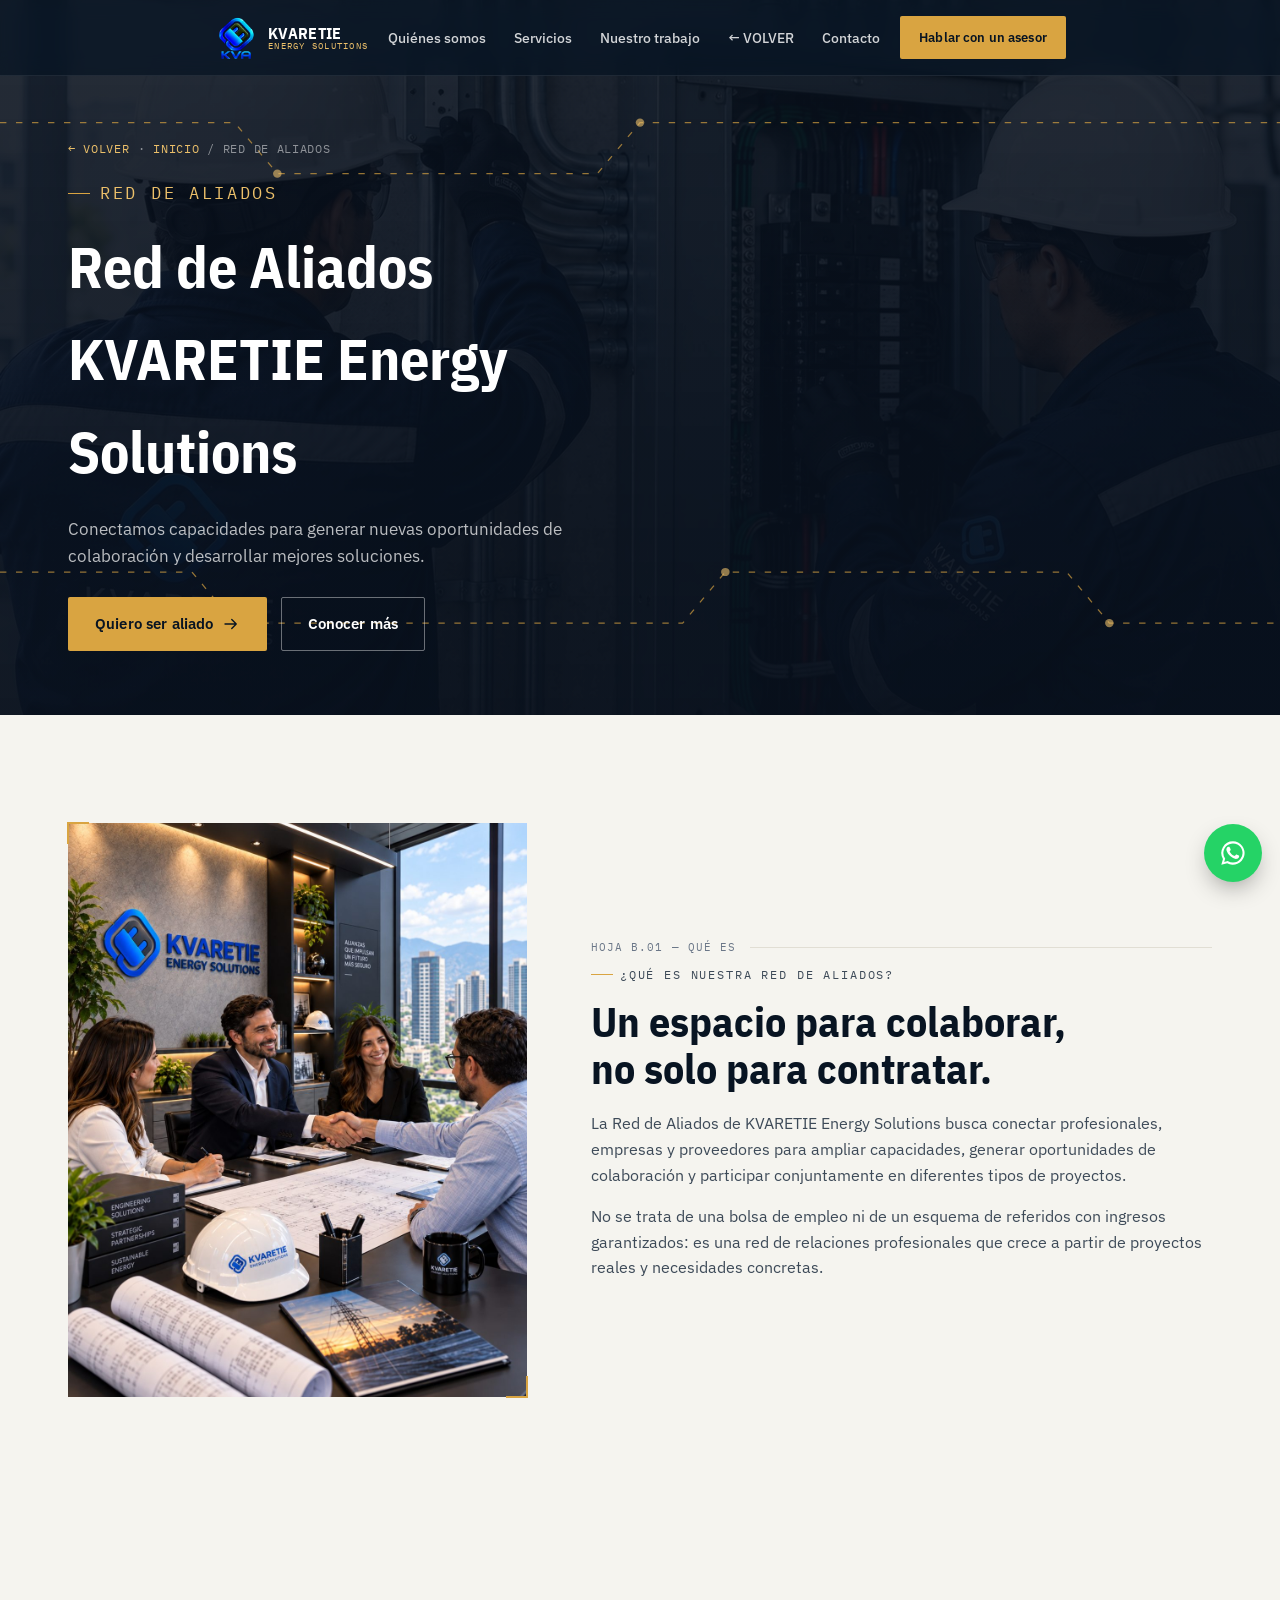
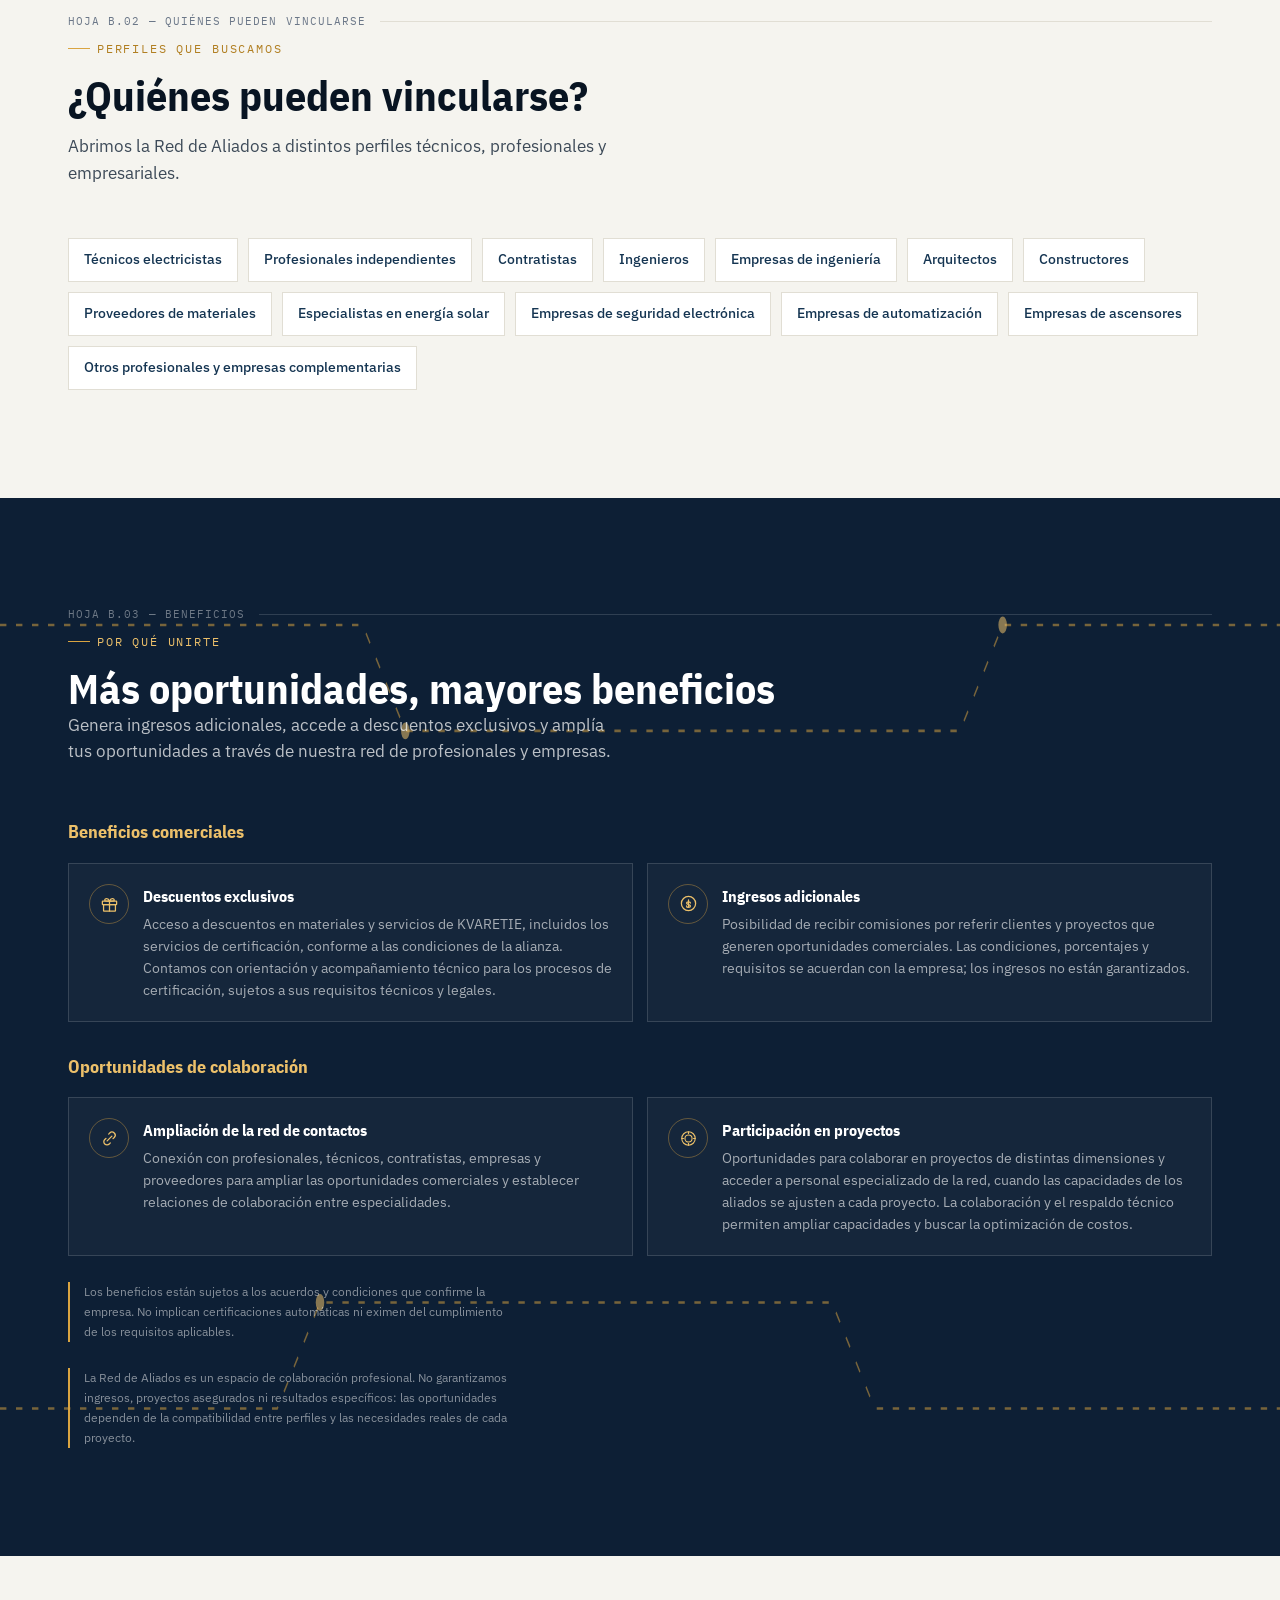
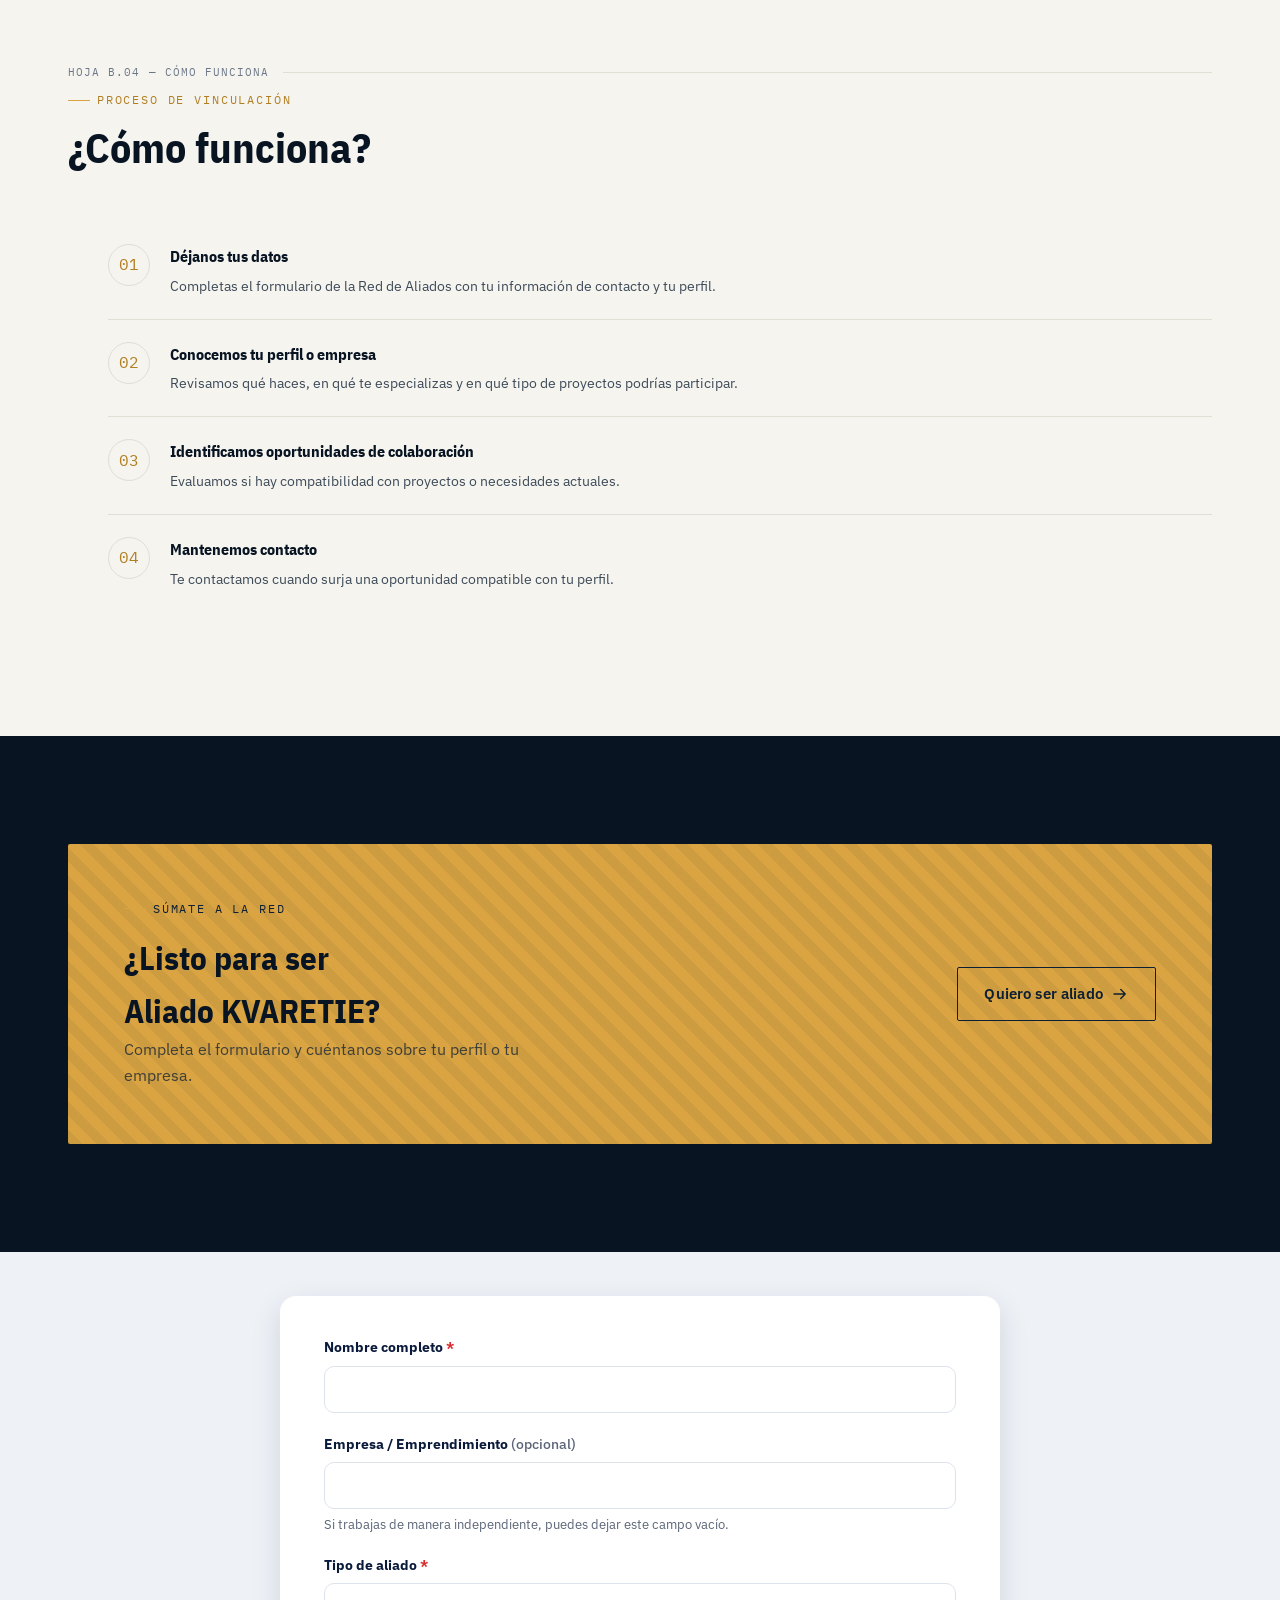
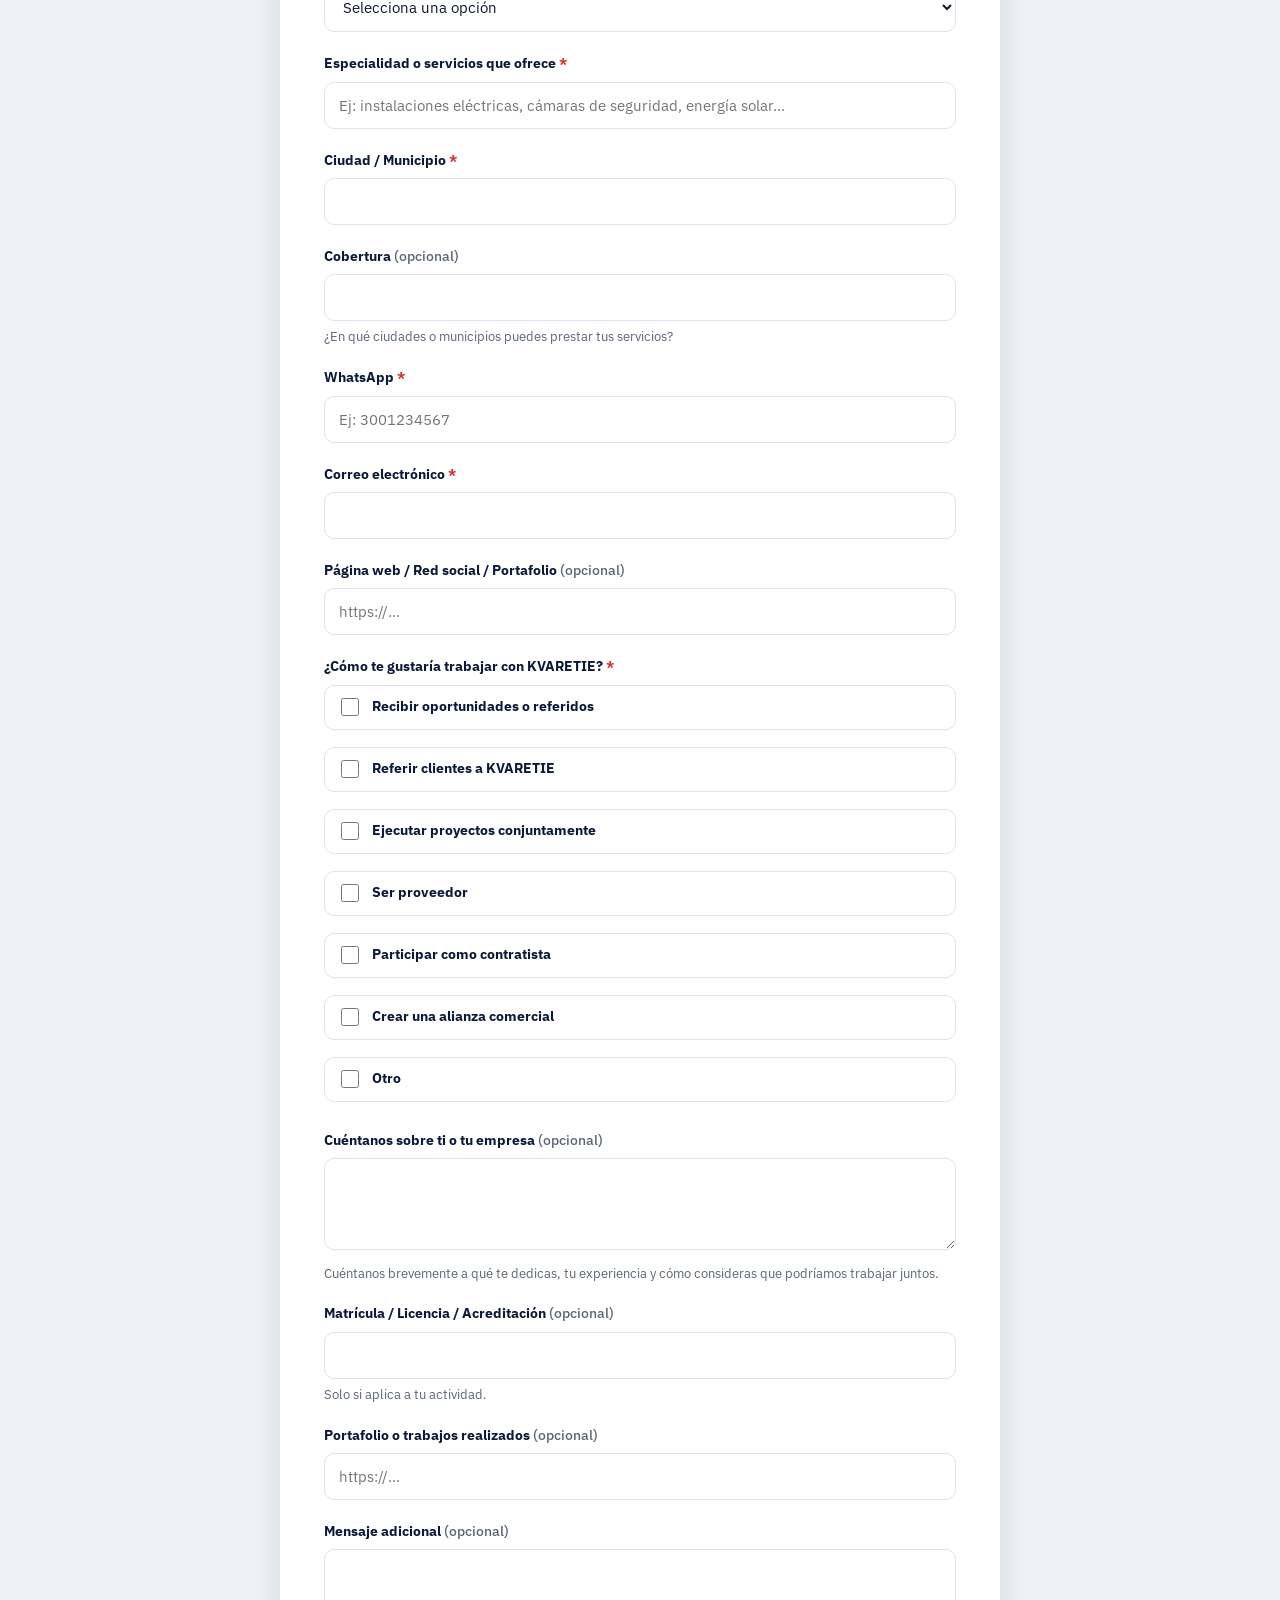
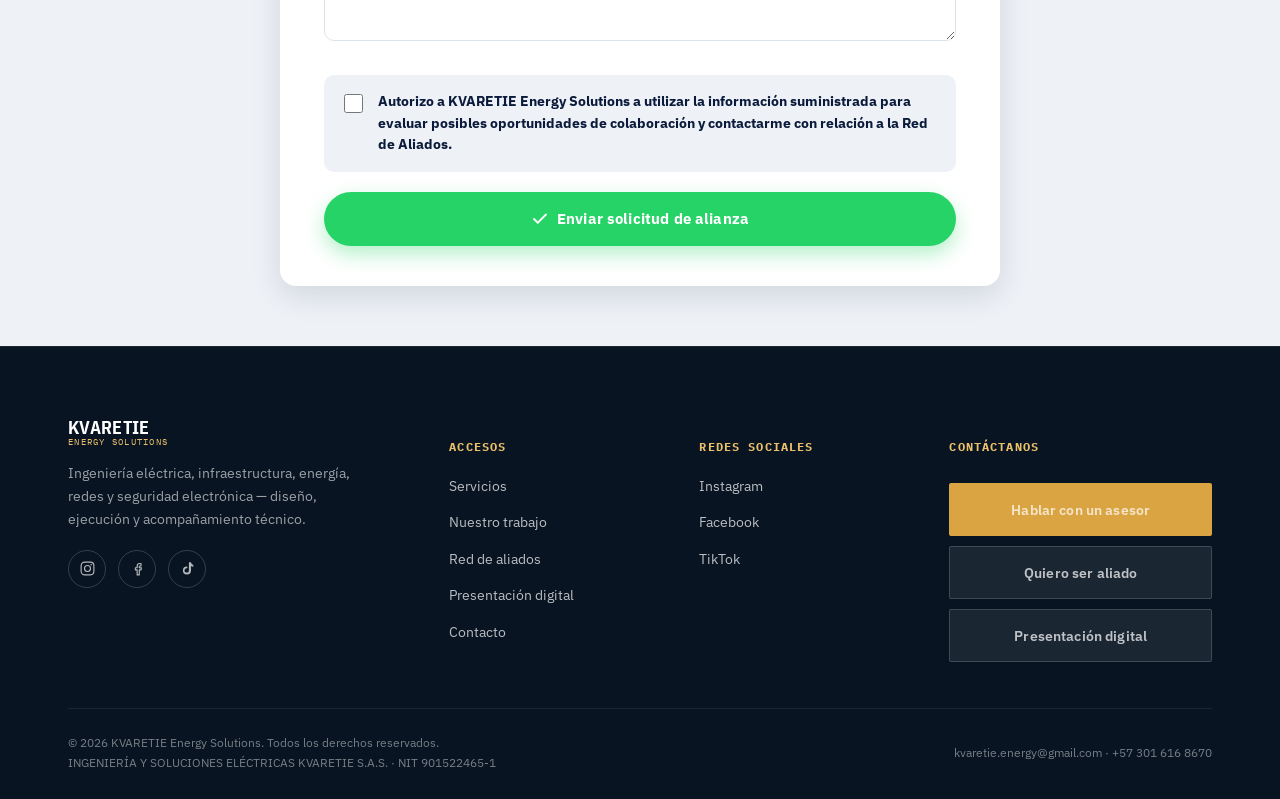
<file: aliados/index.html>
<!doctype html>
<html lang="es">
<head>
<meta charset="utf-8">
<meta name="viewport" content="width=device-width, initial-scale=1, viewport-fit=cover">
<title>Red de Aliados — KVARETIE Energy Solutions</title>
<meta name="description" content="Red de Aliados de KVARETIE Energy Solutions: conectamos técnicos, ingenieros, contratistas y empresas para colaborar en proyectos de ingeniería eléctrica y energía.">
<meta property="og:type" content="website">
<meta property="og:site_name" content="KVARETIE Energy Solutions">
<meta property="og:title" content="Red de Aliados — KVARETIE Energy Solutions">
<meta property="og:description" content="Conectamos capacidades para generar nuevas oportunidades de colaboración y desarrollar mejores soluciones.">
<meta property="og:image" content="https://kvaretie.com/assets/img/tablero-conduit-dos-tecnicos-full.jpg">
<link rel="preconnect" href="https://fonts.googleapis.com">
<link rel="preconnect" href="https://fonts.gstatic.com" crossorigin>
<link rel="stylesheet" href="https://fonts.googleapis.com/css2?family=IBM+Plex+Mono:wght@400;600&family=IBM+Plex+Sans:wght@400;500;600;700&family=IBM+Plex+Sans+Condensed:wght@600;700&display=swap">
<link rel="stylesheet" href="../assets/css/styles.css">

<link rel="stylesheet" href="../assets/css/aliados-form.css">
<link rel="canonical" href="https://kvaretie.com/aliados/">
<meta property="og:url" content="https://kvaretie.com/aliados/">
<link rel="icon" type="image/png" href="../presentacion/favicon.png">
</head>
<body>

<svg style="display:none" aria-hidden="true">
  <symbol id="i-bolt" viewBox="0 0 24 24"><path fill="currentColor" d="M13 2 4 14h6l-1.5 8L20 9h-6.5z"/></symbol>
  <symbol id="i-grid" viewBox="0 0 24 24" fill="none" stroke="currentColor" stroke-width="1.6"><rect x="3" y="3" width="7.5" height="7.5" rx=".5"/><rect x="13.5" y="3" width="7.5" height="7.5" rx=".5"/><rect x="3" y="13.5" width="7.5" height="7.5" rx=".5"/><rect x="13.5" y="13.5" width="7.5" height="7.5" rx=".5"/></symbol>
  <symbol id="i-collab" viewBox="0 0 24 24" fill="none" stroke="currentColor" stroke-width="1.6"><circle cx="9" cy="12" r="6"/><circle cx="15" cy="12" r="6"/></symbol>
  <symbol id="i-monitor" viewBox="0 0 24 24" fill="none" stroke="currentColor" stroke-width="1.6" stroke-linecap="round" stroke-linejoin="round"><rect x="2.5" y="4" width="19" height="13" rx="1"/><path d="M8 21h8M12 17v4"/><path fill="currentColor" stroke="none" d="M10.5 8.2 15.5 10.6 10.5 13z"/></symbol>
  <symbol id="i-chat" viewBox="0 0 24 24" fill="none" stroke="currentColor" stroke-width="1.6" stroke-linecap="round" stroke-linejoin="round"><path d="M4 5h16v11H9l-4 4v-4H4z"/></symbol>
  <symbol id="i-compass" viewBox="0 0 24 24" fill="none" stroke="currentColor" stroke-width="1.6" stroke-linecap="round" stroke-linejoin="round"><circle cx="12" cy="12" r="9"/><path d="m14.5 9.5-2 5-5 2 2-5z"/></symbol>
  <symbol id="i-plug" viewBox="0 0 24 24" fill="none" stroke="currentColor" stroke-width="1.6" stroke-linecap="round" stroke-linejoin="round"><path d="M9 2v5M15 2v5M7 7h10v4a5 5 0 0 1-5 5 5 5 0 0 1-5-5z"/><path d="M12 16v6"/></symbol>
  <symbol id="i-shieldbolt" viewBox="0 0 24 24" fill="none" stroke="currentColor" stroke-width="1.6" stroke-linecap="round" stroke-linejoin="round"><path d="M12 3 5 6v6c0 4.5 3 7.5 7 9 4-1.5 7-4.5 7-9V6z"/><path fill="currentColor" stroke="none" d="m13 8-4 6h2.6l-.9 4 4.3-6.2h-2.7z"/></symbol>
  <symbol id="i-camera" viewBox="0 0 24 24" fill="none" stroke="currentColor" stroke-width="1.6" stroke-linecap="round" stroke-linejoin="round"><path d="M3 8h3l1.5-2h9L18 8h3v11H3z"/><circle cx="12" cy="13.5" r="3.2"/></symbol>
  <symbol id="i-network" viewBox="0 0 24 24" fill="none" stroke="currentColor" stroke-width="1.6" stroke-linecap="round" stroke-linejoin="round"><circle cx="5" cy="6" r="2.2"/><circle cx="19" cy="6" r="2.2"/><circle cx="12" cy="18" r="2.2"/><path d="M6.8 7.3 10.5 16M17.2 7.3 13.5 16M7.2 6h9.6"/></symbol>
  <symbol id="i-wrench" viewBox="0 0 24 24" fill="none" stroke="currentColor" stroke-width="1.6" stroke-linecap="round" stroke-linejoin="round"><path d="M14.7 6.3a4 4 0 0 0-5.4 4.6L3 17.2 6.8 21l6.3-6.3a4 4 0 0 0 4.6-5.4l-2.9 2.9-2.6-2.6z"/></symbol>
  <symbol id="i-checkshield" viewBox="0 0 24 24" fill="none" stroke="currentColor" stroke-width="1.6" stroke-linecap="round" stroke-linejoin="round"><path d="M12 3 5 6v6c0 4.5 3 7.5 7 9 4-1.5 7-4.5 7-9V6z"/><path d="m9 12.2 2.1 2.1L15.3 10"/></symbol>
  <symbol id="i-box" viewBox="0 0 24 24" fill="none" stroke="currentColor" stroke-width="1.6" stroke-linecap="round" stroke-linejoin="round"><path d="M3 8 12 4l9 4-9 4-9-4Z"/><path d="M3 8v9l9 4 9-4V8M12 12v9"/></symbol>
  <symbol id="i-arrow" viewBox="0 0 24 24" fill="none" stroke="currentColor" stroke-width="1.8" stroke-linecap="round" stroke-linejoin="round"><path d="M4 12h15M13 6l6 6-6 6"/></symbol>
  <symbol id="i-close" viewBox="0 0 24 24" fill="none" stroke="currentColor" stroke-width="1.8" stroke-linecap="round"><path d="M5 5l14 14M19 5 5 19"/></symbol>
  <symbol id="i-menu" viewBox="0 0 24 24" fill="none" stroke="currentColor" stroke-width="1.8" stroke-linecap="round"><path d="M3 6h18M3 12h18M3 18h18"/></symbol>
  <symbol id="i-mail" viewBox="0 0 24 24" fill="none" stroke="currentColor" stroke-width="1.6" stroke-linecap="round" stroke-linejoin="round"><rect x="3" y="5" width="18" height="14" rx="1.5"/><path d="m4 6.5 8 6 8-6"/></symbol>
  <symbol id="i-headset" viewBox="0 0 24 24" fill="none" stroke="currentColor" stroke-width="1.6" stroke-linecap="round" stroke-linejoin="round"><path d="M4 13v-1a8 8 0 0 1 16 0v1"/><rect x="3" y="13" width="4" height="6" rx="1.3"/><rect x="17" y="13" width="4" height="6" rx="1.3"/><path d="M20 19v.5A3.5 3.5 0 0 1 16.5 23H13"/></symbol>
  <symbol id="i-target" viewBox="0 0 24 24" fill="none" stroke="currentColor" stroke-width="1.4"><circle cx="12" cy="12" r="8.5"/><circle cx="12" cy="12" r="4.5"/><path d="M12 3v3.2M12 17.8V21M3 12h3.2M17.8 12H21"/></symbol>
  <symbol id="i-handdoc" viewBox="0 0 24 24" fill="none" stroke="currentColor" stroke-width="1.6" stroke-linecap="round" stroke-linejoin="round"><rect x="6" y="2.5" width="12" height="16" rx="1.2"/><path d="M9 7h6M9 10.5h6M9 14h3.5"/><path d="M4 15.5c1.5-1 3-1 4 0l1 1c.6.6.6 1.5 0 2.1-.6.6-1.5.6-2.1 0"/></symbol>
  <symbol id="i-link" viewBox="0 0 24 24" fill="none" stroke="currentColor" stroke-width="1.6" stroke-linecap="round" stroke-linejoin="round"><path d="M9 15 15 9"/><path d="M11 6.5 12.3 5a4 4 0 0 1 5.7 5.7l-1.5 1.3M13 17.5 11.7 19a4 4 0 0 1-5.7-5.7l1.5-1.3"/></symbol>
  <symbol id="i-coin" viewBox="0 0 24 24" fill="none" stroke="currentColor" stroke-width="1.6" stroke-linecap="round" stroke-linejoin="round"><circle cx="12" cy="12" r="9"/><path d="M12 7.5v9M9.5 15c0 1.1 1.1 2 2.5 2s2.5-.7 2.5-1.8c0-2.4-5-1.4-5-3.7 0-1.1 1.1-1.7 2.5-1.7s2.5.7 2.5 1.7"/></symbol>
  <symbol id="i-gift" viewBox="0 0 24 24" fill="none" stroke="currentColor" stroke-width="1.6" stroke-linecap="round" stroke-linejoin="round"><rect x="3" y="9" width="18" height="4.5" rx=".5"/><rect x="4.5" y="13.5" width="15" height="8" rx=".5"/><path d="M12 9v12.5"/><path d="M12 9c-1.5-4-6-4-6-1.2C6 9 8 9 12 9Zm0 0c1.5-4 6-4 6-1.2C18 9 16 9 12 9Z"/></symbol>
  <symbol id="i-growth" viewBox="0 0 24 24" fill="none" stroke="currentColor" stroke-width="1.6" stroke-linecap="round" stroke-linejoin="round"><path d="M3 17 9 11l4 4 8-8"/><path d="M15 7h6v6"/></symbol>
  <symbol id="i-whatsapp" viewBox="0 0 24 24" fill="currentColor"><path d="M17 14.2c-.3-.1-1.6-.8-1.9-.9-.2-.1-.4-.1-.6.1s-.7.9-.9 1-.3.2-.6 0a7.6 7.6 0 0 1-2.2-1.4 8.7 8.7 0 0 1-1.6-2c-.2-.3 0-.5.1-.6l.4-.5c.1-.1.2-.3.3-.4a.6.6 0 0 0 0-.5c0-.1-.6-1.5-.9-2-.2-.5-.4-.4-.6-.4h-.5a1 1 0 0 0-.7.3 3 3 0 0 0-1 2.2c0 1.3 1 2.6 1.1 2.8s2 3 4.7 4.3c2.7 1.2 2.7.8 3.2.8s1.6-.7 1.8-1.3.2-1.2.2-1.3-.2-.2-.5-.3z"/><path d="M12 2a10 10 0 0 0-8.6 15.1L2 22l5-1.3A10 10 0 1 0 12 2zm0 18.2a8.2 8.2 0 0 1-4.2-1.1l-.3-.2-3 .8.8-2.9-.2-.3A8.2 8.2 0 1 1 12 20.2z"/></symbol>
  <symbol id="i-instagram" viewBox="0 0 24 24" fill="none" stroke="currentColor" stroke-width="1.6"><rect x="3" y="3" width="18" height="18" rx="5"/><circle cx="12" cy="12" r="4.2"/><circle cx="17.2" cy="6.8" r="1.1" fill="currentColor" stroke="none"/></symbol>
  <symbol id="i-facebook" viewBox="0 0 24 24" fill="none" stroke="currentColor" stroke-width="1.6" stroke-linecap="round" stroke-linejoin="round"><path d="M15 8.5h2V5h-2a3.5 3.5 0 0 0-3.5 3.5V11H9v3h2.5v7h3v-7H17l.5-3h-3V8.8c0-.2.1-.3.5-.3z"/></symbol>
  <symbol id="i-tiktok" viewBox="0 0 24 24" fill="currentColor"><path d="M14.5 3h2.4a4.6 4.6 0 0 0 3.3 3.9v2.5a7 7 0 0 1-3.3-.9v6.2a5.7 5.7 0 1 1-5.7-5.7c.2 0 .4 0 .6.1v2.6a3.1 3.1 0 1 0 2.2 3V3z"/></symbol>
<symbol fill="none" id="icon-check" stroke="currentColor" stroke-linecap="round" stroke-linejoin="round" stroke-width="2.4" viewbox="0 0 24 24"><polyline points="20 6 9 17 4 12"></polyline></symbol>
<symbol id="icon-whatsapp" viewbox="0 0 24 24"><path d="M12.04 2C6.58 2 2.13 6.45 2.13 11.91c0 2.1.62 4.05 1.68 5.68L2 22l4.59-1.51a9.87 9.87 0 0 0 5.45 1.6h.005c5.46 0 9.9-4.45 9.9-9.91 0-2.65-1.03-5.14-2.9-7.01A9.82 9.82 0 0 0 12.04 2zm0 18.06h-.004a8.2 8.2 0 0 1-4.2-1.15l-.3-.18-3.12 1.02.99-3.02-.2-.31a8.18 8.18 0 0 1-1.26-4.39c0-4.53 3.7-8.22 8.24-8.22a8.2 8.2 0 0 1 5.83 2.41 8.15 8.15 0 0 1 2.41 5.81c0 4.54-3.7 8.24-8.24 8.24zm4.52-6.16c-.25-.12-1.47-.72-1.7-.81-.23-.08-.39-.12-.56.13-.17.25-.64.81-.78.97-.14.17-.29.19-.54.06-.25-.12-1.04-.38-1.98-1.22-.73-.65-1.23-1.46-1.37-1.71-.14-.25-.02-.38.11-.5.11-.11.25-.29.37-.43.12-.15.16-.25.25-.42.08-.17.04-.31-.02-.44-.06-.12-.56-1.35-.77-1.85-.2-.48-.41-.42-.56-.43-.14-.01-.31-.01-.48-.01-.16 0-.43.06-.66.31-.23.25-.87.85-.87 2.08 0 1.22.89 2.4 1.02 2.57.12.16 1.75 2.67 4.25 3.74.59.26 1.06.41 1.42.52.6.19 1.14.16 1.57.1.48-.07 1.47-.6 1.68-1.18.21-.58.21-1.08.15-1.18-.06-.11-.23-.17-.48-.29z"></path></symbol>
</svg>

<header class="site-header">
  <div class="wrap">
    <a href="../" class="logo-slot" aria-label="KVARETIE Energy Solutions — inicio">
      <span class="logo-mark"><img src="../assets/optimized/f952836efb3e4451.webp" alt="" width="256" height="256" loading="eager" decoding="async"></span>
      <span class="logo-word"><b>KVARETIE</b><span>Energy Solutions</span></span>
    </a>
    <nav class="main-nav" aria-label="Navegación principal">
      <ul>
        <li><a href="../index.html#nosotros">Quiénes somos</a></li>
        <li><a href="../index.html#servicios">Servicios</a></li>
        <li><a href="../index.html#trabajo">Nuestro trabajo</a></li>
        <li><a href="../" data-kva-back>← VOLVER</a></li>
        <li><a href="../index.html#contacto">Contacto</a></li>
      </ul>
    </nav>
    <div class="header-actions">
      <a data-contact-origin="red_aliados" class="btn btn-gold" href="https://wa.me/573016168670?text=Hola%2C%20estoy%20revisando%20la%20Red%20de%20Aliados%20de%20KVARETIE%20y%20tengo%20una%20duda%20antes%20de%20enviar%20mi%20solicitud." target="_blank" rel="noopener">Hablar con un asesor</a>
      <button class="menu-toggle" data-menu-toggle aria-label="Abrir menú"><svg><use href="#i-menu"/></svg></button>
    </div>
  </div>
</header>

<div class="mobile-drawer" data-mobile-drawer data-open="false">
  <div class="backdrop"></div>
  <div class="panel" role="dialog" aria-label="Menú de navegación">
    <div class="panel-top">
      <span class="logo-word"><b style="color:#fff">KVARETIE</b><span>Energy Solutions</span></span>
      <button class="close-btn" data-menu-close aria-label="Cerrar menú"><svg width="16" height="16"><use href="#i-close"/></svg></button>
    </div>
    <nav>
      <ul>
        <li><a href="../index.html#nosotros">Quiénes somos <svg><use href="#i-arrow"/></svg></a></li>
        <li><a href="../index.html#servicios">Servicios <svg><use href="#i-arrow"/></svg></a></li>
        <li><a href="../index.html#trabajo">Nuestro trabajo <svg><use href="#i-arrow"/></svg></a></li>
        <li><a href="../" data-kva-back>← VOLVER <svg><use href="#i-arrow"/></svg></a></li>
        <li><a href="../presentacion/" rel="noopener">Presentación digital <svg><use href="#i-arrow"/></svg></a></li>
        <li><a href="../index.html#contacto">Contacto <svg><use href="#i-arrow"/></svg></a></li>
      </ul>
    </nav>
    <div class="drawer-foot">
      <a data-contact-origin="red_aliados" class="btn btn-gold btn-block" href="https://wa.me/573016168670?text=Hola%2C%20estoy%20revisando%20la%20Red%20de%20Aliados%20de%20KVARETIE%20y%20tengo%20una%20duda%20antes%20de%20enviar%20mi%20solicitud." target="_blank" rel="noopener">Hablar con un asesor</a>
      <div class="drawer-social">
        <a href="https://www.instagram.com/kvaretie.energy/" target="_blank" rel="noopener" aria-label="Instagram"><svg width="17" height="17"><use href="#i-instagram"/></svg></a>
        <a href="https://www.facebook.com/kvaretie.energy" target="_blank" rel="noopener" aria-label="Facebook"><svg width="17" height="17"><use href="#i-facebook"/></svg></a>
        <a href="https://www.tiktok.com/@kvaretie.energy" target="_blank" rel="noopener" aria-label="TikTok"><svg width="17" height="17"><use href="#i-tiktok"/></svg></a>
      </div>
    </div>
  </div>
</div>

<main>
<section class="page-hero blueprint-grid" style="background:linear-gradient(180deg, rgba(8,16,28,.88), rgba(8,16,28,.96)), url('../assets/img/tablero-conduit-dos-tecnicos-full.jpg'); background-size:cover; background-position:center;">
  <svg class="node-trace" viewBox="0 0 1200 700" preserveAspectRatio="none" aria-hidden="true">
    <path d="M0 120 L220 120 L260 170 L560 170 L600 120 L1200 120"/>
    <path d="M0 560 L180 560 L220 610 L640 610 L680 560 L1000 560 L1040 610 L1200 610"/>
    <circle cx="260" cy="170" r="4"/>
    <circle cx="600" cy="120" r="4"/>
    <circle cx="680" cy="560" r="4"/>
    <circle cx="1040" cy="610" r="4"/>
  </svg>
  <div class="wrap">
    <div class="breadcrumb"><a href="../" data-kva-back>← VOLVER</a> · <a href="../">Inicio</a> / Red de Aliados</div>
    <p class="eyebrow on-dark">Red de Aliados</p>
    <h1>Red de Aliados<br>KVARETIE Energy Solutions</h1>
    <p>Conectamos capacidades para generar nuevas oportunidades de colaboración y desarrollar mejores soluciones.</p>
    <div class="btn-row" style="margin-top:28px">
      <a class="btn btn-gold" href="#formulario" rel="noopener">Quiero ser aliado <svg><use href="#i-arrow"/></svg></a>
      <a class="btn btn-outline" href="#que-es">Conocer más</a>
    </div>
  </div>
</section>

<section class="section" id="que-es">
  <div class="wrap">
    <div class="about-grid">
      <div class="about-media" data-reveal>
        <div class="framecorners">
          <img src="../assets/img/aliados-reunion-alianza-full.jpg" alt="Reunión de trabajo entre el equipo de KVARETIE y un aliado, cerrando un acuerdo de colaboración" loading="lazy" width="1086" height="1448" decoding="async">
        </div>
      </div>
      <div class="about-copy">
        <div class="sheet-divider">Hoja B.01 — Qué es</div>
        <p class="eyebrow">¿Qué es nuestra Red de Aliados?</p>
        <h2 class="section-title">Un espacio para colaborar, no solo para contratar.</h2>
        <div data-reveal style="margin-top:20px">
          <p>La Red de Aliados de KVARETIE Energy Solutions busca conectar profesionales, empresas y proveedores para ampliar capacidades, generar oportunidades de colaboración y participar conjuntamente en diferentes tipos de proyectos.</p>
          <p>No se trata de una bolsa de empleo ni de un esquema de referidos con ingresos garantizados: es una red de relaciones profesionales que crece a partir de proyectos reales y necesidades concretas.</p>
        </div>
      </div>
    </div>
  </div>
</section>

<section class="section blueprint-grid light" style="background:var(--paper)" id="quienes">
  <div class="wrap">
    <div class="section-head">
      <div class="sheet-divider">Hoja B.02 — Quiénes pueden vincularse</div>
      <p class="eyebrow">Perfiles que buscamos</p>
      <h2 class="section-title">¿Quiénes pueden vincularse?</h2>
      <p class="section-lede" style="margin-top:14px">Abrimos la Red de Aliados a distintos perfiles técnicos, profesionales y empresariales.</p>
    </div>
    <div class="chips" data-reveal-group>
      <span class="chip" data-reveal>Técnicos electricistas</span>
      <span class="chip" data-reveal>Profesionales independientes</span>
      <span class="chip" data-reveal>Contratistas</span>
      <span class="chip" data-reveal>Ingenieros</span>
      <span class="chip" data-reveal>Empresas de ingeniería</span>
      <span class="chip" data-reveal>Arquitectos</span>
      <span class="chip" data-reveal>Constructores</span>
      <span class="chip" data-reveal>Proveedores de materiales</span>
      <span class="chip" data-reveal>Especialistas en energía solar</span>
      <span class="chip" data-reveal>Empresas de seguridad electrónica</span>
      <span class="chip" data-reveal>Empresas de automatización</span>
      <span class="chip" data-reveal>Empresas de ascensores</span>
      <span class="chip" data-reveal>Otros profesionales y empresas complementarias</span>
    </div>
  </div>
</section>

<section class="section navy" id="beneficios" style="position:relative;overflow:hidden">
  <svg class="node-trace" viewBox="0 0 1200 500" preserveAspectRatio="none" aria-hidden="true">
    <path d="M0 60 L340 60 L380 110 L900 110 L940 60 L1200 60"/>
    <path d="M0 430 L260 430 L300 380 L780 380 L820 430 L1200 430"/>
    <circle cx="380" cy="110" r="4"/>
    <circle cx="940" cy="60" r="4"/>
    <circle cx="300" cy="380" r="4"/>
  </svg>
  <div class="wrap" style="position:relative;z-index:2">
    <div class="section-head on-dark">
      <div class="sheet-divider">Hoja B.03 — Beneficios</div>
      <p class="eyebrow on-dark">Por qué unirte</p>
      <h2 class="section-title">Más oportunidades, mayores beneficios</h2>
      <p class="section-lede">Genera ingresos adicionales, accede a descuentos exclusivos y amplía tus oportunidades a través de nuestra red de profesionales y empresas.</p>
    </div>
    <h3 class="benefit-group-title">Beneficios comerciales</h3>
    <div class="benefit-list" data-reveal-group>
      <div class="benefit-item" data-reveal>
        <span class="bi-ic"><svg><use href="#i-gift"/></svg></span>
        <div><h4>Descuentos exclusivos</h4><p>Acceso a descuentos en materiales y servicios de KVARETIE, incluidos los servicios de certificación, conforme a las condiciones de la alianza. Contamos con orientación y acompañamiento técnico para los procesos de certificación, sujetos a sus requisitos técnicos y legales.</p></div>
      </div>
      <div class="benefit-item" data-reveal>
        <span class="bi-ic"><svg><use href="#i-coin"/></svg></span>
        <div><h4>Ingresos adicionales</h4><p>Posibilidad de recibir comisiones por referir clientes y proyectos que generen oportunidades comerciales. Las condiciones, porcentajes y requisitos se acuerdan con la empresa; los ingresos no están garantizados.</p></div>
      </div>
    </div>
    <h3 class="benefit-group-title">Oportunidades de colaboración</h3>
    <div class="benefit-list" data-reveal-group>
      <div class="benefit-item" data-reveal>
        <span class="bi-ic"><svg><use href="#i-link"/></svg></span>
        <div><h4>Ampliación de la red de contactos</h4><p>Conexión con profesionales, técnicos, contratistas, empresas y proveedores para ampliar las oportunidades comerciales y establecer relaciones de colaboración entre especialidades.</p></div>
      </div>
      <div class="benefit-item" data-reveal>
        <span class="bi-ic"><svg><use href="#i-target"/></svg></span>
        <div><h4>Participación en proyectos</h4><p>Oportunidades para colaborar en proyectos de distintas dimensiones y acceder a personal especializado de la red, cuando las capacidades de los aliados se ajusten a cada proyecto. La colaboración y el respaldo técnico permiten ampliar capacidades y buscar la optimización de costos.</p></div>
      </div>
    </div>
    <p class="disclaimer on-dark">Los beneficios están sujetos a los acuerdos y condiciones que confirme la empresa. No implican certificaciones automáticas ni eximen del cumplimiento de los requisitos aplicables.</p>
    <p class="disclaimer on-dark">La Red de Aliados es un espacio de colaboración profesional. No garantizamos ingresos, proyectos asegurados ni resultados específicos: las oportunidades dependen de la compatibilidad entre perfiles y las necesidades reales de cada proyecto.</p>
  </div>
</section>

<section class="section blueprint-grid light" style="background:var(--paper)" id="como-funciona">
  <div class="wrap">
    <div class="section-head">
      <div class="sheet-divider">Hoja B.04 — Cómo funciona</div>
      <p class="eyebrow">Proceso de vinculación</p>
      <h2 class="section-title">¿Cómo funciona?</h2>
    </div>
    <ol class="steps-vert">
      <li><div><h4>Déjanos tus datos</h4><p>Completas el formulario de la Red de Aliados con tu información de contacto y tu perfil.</p></div></li>
      <li><div><h4>Conocemos tu perfil o empresa</h4><p>Revisamos qué haces, en qué te especializas y en qué tipo de proyectos podrías participar.</p></div></li>
      <li><div><h4>Identificamos oportunidades de colaboración</h4><p>Evaluamos si hay compatibilidad con proyectos o necesidades actuales.</p></div></li>
      <li><div><h4>Mantenemos contacto</h4><p>Te contactamos cuando surja una oportunidad compatible con tu perfil.</p></div></li>
    </ol>
  </div>
</section>

<section class="section dark blueprint-grid">
  <div class="wrap">
    <div class="cta-strip" data-reveal>
      <div>
        <p class="eyebrow" style="color:var(--navy-900)">Súmate a la red</p>
        <h3>¿Listo para ser Aliado KVARETIE?</h3>
        <p>Completa el formulario y cuéntanos sobre tu perfil o tu empresa.</p>
      </div>
      <a class="btn btn-outline-dark" href="#formulario" rel="noopener">
        Quiero ser aliado <svg><use href="#i-arrow"/></svg>
      </a>
    </div>
  </div>
</section>
<section class="form-section" id="formulario" aria-label="Solicitud de alianza">
<div class="container">

<div class="form-card" id="formCard">

<div class="form-msg error" id="formError">
<strong>No pudimos enviar tu solicitud en este momento.</strong> Por favor inténtalo nuevamente o comunícate con uno de nuestros asesores por WhatsApp.
<div class="btn-row">
<a data-contact-origin="red_aliados" class="btn btn-gold" href="https://wa.me/573016168670?text=Hola%2C%20estoy%20revisando%20la%20Red%20de%20Aliados%20de%20KVARETIE%20y%20tengo%20una%20duda%20antes%20de%20enviar%20mi%20solicitud." rel="noopener" target="_blank">
<svg height="17" width="17"><use href="#icon-whatsapp"></use></svg> Comunícate con un asesor
</a>
</div>
</div>

<form id="aliadosForm" novalidate>

<input autocomplete="off" class="hp-field" name="_honey" tabindex="-1" type="text"/>

<div class="field" data-field="nombre_completo">
<label for="f-nombre">Nombre completo <span class="req">*</span></label>
<input id="f-nombre" name="nombre_completo" type="text"/>
<div class="field-error">Por favor ingresa tu nombre completo.</div>
</div>

<div class="field" data-field="empresa">
<label for="f-empresa">Empresa / Emprendimiento <span class="opt">(opcional)</span></label>
<input id="f-empresa" name="empresa" type="text"/>
<div class="help-text">Si trabajas de manera independiente, puedes dejar este campo vacío.</div>
</div>

<div class="field" data-field="tipo_aliado">
<label for="f-tipo">Tipo de aliado <span class="req">*</span></label>
<select id="f-tipo" name="tipo_aliado">
<option value="">Selecciona una opción</option>
<option>Profesional independiente</option>
<option>Técnico / electricista</option>
<option>Contratista</option>
<option>Empresa de ingeniería</option>
<option>Proveedor de materiales</option>
<option>Arquitectura / construcción</option>
<option>Energía solar</option>
<option>Seguridad electrónica</option>
<option>Automatización / domótica</option>
<option>Ascensores</option>
<option>Otro</option>
</select>
<div class="field-error">Por favor selecciona un tipo de aliado.</div>
</div>

<div class="field" data-field="especialidad">
<label for="f-especialidad">Especialidad o servicios que ofrece <span class="req">*</span></label>
<input id="f-especialidad" name="especialidad" placeholder="Ej: instalaciones eléctricas, cámaras de seguridad, energía solar..." type="text"/>
<div class="field-error">Cuéntanos qué especialidad o servicios ofreces.</div>
</div>

<div class="field" data-field="ciudad">
<label for="f-ciudad">Ciudad / Municipio <span class="req">*</span></label>
<input id="f-ciudad" name="ciudad" type="text"/>
<div class="field-error">Por favor ingresa tu ciudad o municipio.</div>
</div>

<div class="field" data-field="cobertura">
<label for="f-cobertura">Cobertura <span class="opt">(opcional)</span></label>
<input id="f-cobertura" name="cobertura" type="text"/>
<div class="help-text">¿En qué ciudades o municipios puedes prestar tus servicios?</div>
</div>

<div class="field" data-field="whatsapp">
<label for="f-whatsapp">WhatsApp <span class="req">*</span></label>
<input id="f-whatsapp" inputmode="tel" name="whatsapp" placeholder="Ej: 3001234567" type="tel"/>
<div class="field-error">Por favor ingresa un número de WhatsApp válido.</div>
</div>

<div class="field" data-field="correo">
<label for="f-correo">Correo electrónico <span class="req">*</span></label>
<input id="f-correo" name="correo" type="email"/>
<div class="field-error">Por favor ingresa un correo electrónico válido.</div>
</div>

<div class="field" data-field="web_social">
<label for="f-web">Página web / Red social / Portafolio <span class="opt">(opcional)</span></label>
<input id="f-web" name="web_social" placeholder="https://..." type="text"/>
</div>

<div class="field" data-field="colaboracion">
<label>¿Cómo te gustaría trabajar con KVARETIE? <span class="req">*</span></label>
<div class="check-group">
<label class="check-option"><input name="colaboracion" type="checkbox" value="Recibir oportunidades o referidos"/> Recibir oportunidades o referidos</label>
<label class="check-option"><input name="colaboracion" type="checkbox" value="Referir clientes a KVARETIE"/> Referir clientes a KVARETIE</label>
<label class="check-option"><input name="colaboracion" type="checkbox" value="Ejecutar proyectos conjuntamente"/> Ejecutar proyectos conjuntamente</label>
<label class="check-option"><input name="colaboracion" type="checkbox" value="Ser proveedor"/> Ser proveedor</label>
<label class="check-option"><input name="colaboracion" type="checkbox" value="Participar como contratista"/> Participar como contratista</label>
<label class="check-option"><input name="colaboracion" type="checkbox" value="Crear una alianza comercial"/> Crear una alianza comercial</label>
<label class="check-option"><input name="colaboracion" type="checkbox" value="Otro"/> Otro</label>
</div>
<div class="field-error">Selecciona al menos una opción.</div>
</div>

<div class="field" data-field="presentacion">
<label for="f-presentacion">Cuéntanos sobre ti o tu empresa <span class="opt">(opcional)</span></label>
<textarea id="f-presentacion" name="presentacion"></textarea>
<div class="help-text">Cuéntanos brevemente a qué te dedicas, tu experiencia y cómo consideras que podríamos trabajar juntos.</div>
</div>

<div class="field" data-field="matricula">
<label for="f-matricula">Matrícula / Licencia / Acreditación <span class="opt">(opcional)</span></label>
<input id="f-matricula" name="matricula" type="text"/>
<div class="help-text">Solo si aplica a tu actividad.</div>
</div>

<div class="field" data-field="portafolio">
<label for="f-portafolio">Portafolio o trabajos realizados <span class="opt">(opcional)</span></label>
<input id="f-portafolio" name="portafolio" placeholder="https://..." type="text"/>
</div>

<div class="field" data-field="mensaje_adicional">
<label for="f-mensaje">Mensaje adicional <span class="opt">(opcional)</span></label>
<textarea id="f-mensaje" name="mensaje_adicional"></textarea>
</div>

<div class="field authorize-field" data-field="autorizacion">
<label class="authorize">
<input id="f-autorizacion" name="autorizacion" type="checkbox"/>
<span>Autorizo a KVARETIE Energy Solutions a utilizar la información suministrada para evaluar posibles oportunidades de colaboración y contactarme con relación a la Red de Aliados.</span>
</label>
<div class="field-error">Debes autorizar el uso de tus datos para poder enviar la solicitud.</div>
</div>

<button class="btn btn-primary btn-block" id="submitBtn" type="submit">
<svg height="18" width="18"><use href="#icon-check"></use></svg>
<span id="submitBtnText">Enviar solicitud de alianza</span>
</button>

</form>
</div>

<div id="successMessage">
<div class="check-badge"><svg><use href="#icon-check"></use></svg></div>
<h2>¡Gracias por tu interés en formar parte de nuestra Red de Aliados!</h2>
<p>Hemos recibido tu información correctamente.</p>
<p>Nuestro equipo revisará tu solicitud y, si encontramos una oportunidad de colaboración, nos pondremos en contacto contigo.</p>
</div>

</div>
</section>
</main>

<footer class="site-footer">
  <div class="wrap">
    <div class="footer-top">
      <div class="footer-brand">
        <span class="logo-word"><b style="color:#fff;font-size:1.1rem">KVARETIE</b><span>Energy Solutions</span></span>
        <p>Ingeniería eléctrica, infraestructura, energía, redes y seguridad electrónica — diseño, ejecución y acompañamiento técnico.</p>
        <div class="footer-social">
          <a href="https://www.instagram.com/kvaretie.energy/" target="_blank" rel="noopener" aria-label="Instagram"><svg><use href="#i-instagram"/></svg></a>
          <a href="https://www.facebook.com/kvaretie.energy" target="_blank" rel="noopener" aria-label="Facebook"><svg><use href="#i-facebook"/></svg></a>
          <a href="https://www.tiktok.com/@kvaretie.energy" target="_blank" rel="noopener" aria-label="TikTok"><svg><use href="#i-tiktok"/></svg></a>
        </div>
      </div>
      <div class="footer-col">
        <h5>Accesos</h5>
        <ul>
          <li><a href="../index.html#servicios">Servicios</a></li>
          <li><a href="../index.html#trabajo">Nuestro trabajo</a></li>
          <li><a href="../index.html#aliados">Red de aliados</a></li>
          <li><a href="../presentacion/" rel="noopener">Presentación digital</a></li>
          <li><a href="../index.html#contacto">Contacto</a></li>
        </ul>
      </div>
      <div class="footer-col">
        <h5>Redes sociales</h5>
        <ul>
          <li><a href="https://www.instagram.com/kvaretie.energy/" target="_blank" rel="noopener">Instagram</a></li>
          <li><a href="https://www.facebook.com/kvaretie.energy" target="_blank" rel="noopener">Facebook</a></li>
          <li><a href="https://www.tiktok.com/@kvaretie.energy" target="_blank" rel="noopener">TikTok</a></li>
        </ul>
      </div>
      <div class="footer-col footer-cta">
        <h5>Contáctanos</h5>
        <a data-contact-origin="red_aliados" class="btn btn-gold btn-block" href="https://wa.me/573016168670?text=Hola%2C%20estoy%20revisando%20la%20Red%20de%20Aliados%20de%20KVARETIE%20y%20tengo%20una%20duda%20antes%20de%20enviar%20mi%20solicitud." target="_blank" rel="noopener">Hablar con un asesor</a>
        <a class="btn btn-ghost btn-block" href="#formulario" rel="noopener">Quiero ser aliado</a>
        <a class="btn btn-ghost btn-block" href="../presentacion/" rel="noopener">Presentación digital</a>
      </div>
    </div>
    <div class="footer-bottom">
      <span>© <span data-year>2026</span> KVARETIE Energy Solutions. Todos los derechos reservados.<br>INGENIERÍA Y SOLUCIONES ELÉCTRICAS KVARETIE S.A.S. · NIT 901522465-1</span>
      <span>kvaretie.energy@gmail.com · +57 301 616 8670</span>
    </div>
  </div>
</footer>

<a data-contact-origin="red_aliados" class="wa-float" href="https://wa.me/573016168670?text=Hola%2C%20estoy%20revisando%20la%20Red%20de%20Aliados%20de%20KVARETIE%20y%20tengo%20una%20duda%20antes%20de%20enviar%20mi%20solicitud." target="_blank" rel="noopener" aria-label="Escribir por WhatsApp">
  <svg><use href="#i-whatsapp"/></svg>
</a>

<script src="../assets/js/main.js" defer></script>
<script src="../assets/js/contact.js" defer></script>
<script src="../assets/js/aliados-form.js" defer></script>
<script src="../assets/js/navigation.js" defer></script>
</body>
</html>
</file>
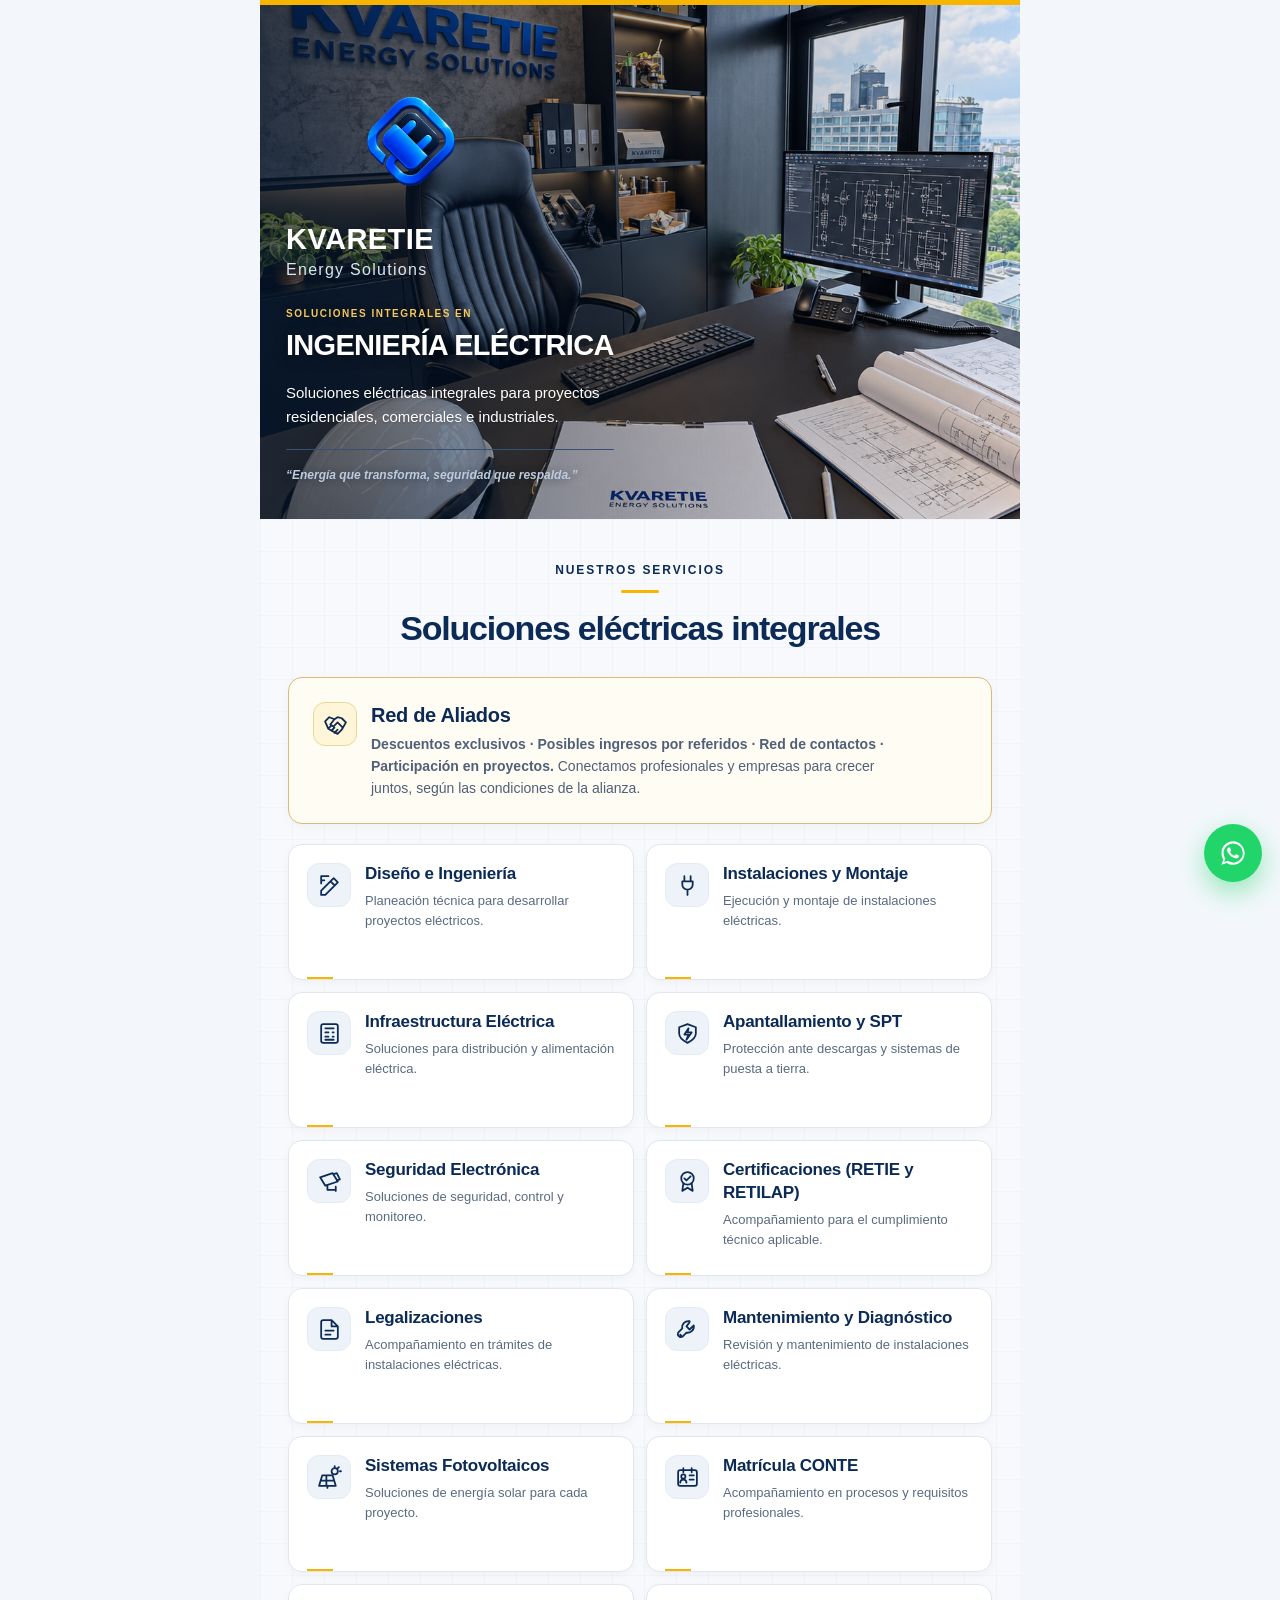
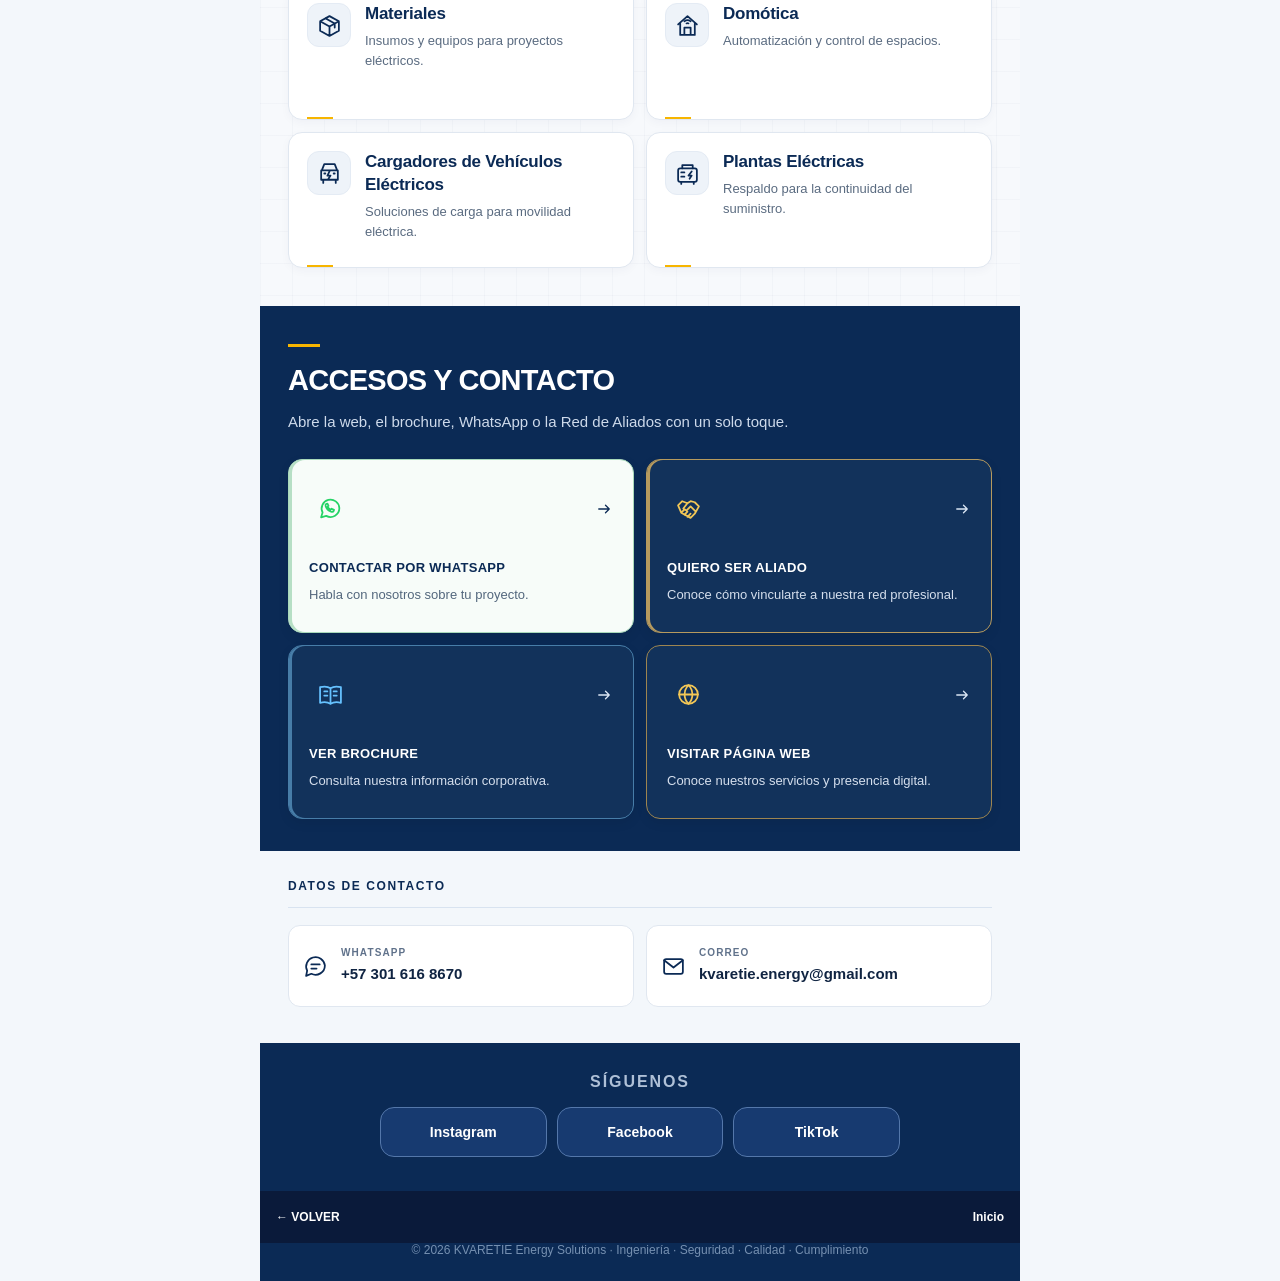
<file: kva/index.html>
<!doctype html>
<html lang="es">
<head>
<meta charset="utf-8">
<meta name="viewport" content="width=device-width, initial-scale=1">
<title>KVARETIE — Presentación Digital</title>
<script>location.replace('../presentacion/' + location.search + location.hash);</script>
<meta http-equiv="refresh" content="0;url=../presentacion/">
</head>
<body><p><a href="../presentacion/">Abrir Presentación Digital</a></p></body>
</html>
</file>
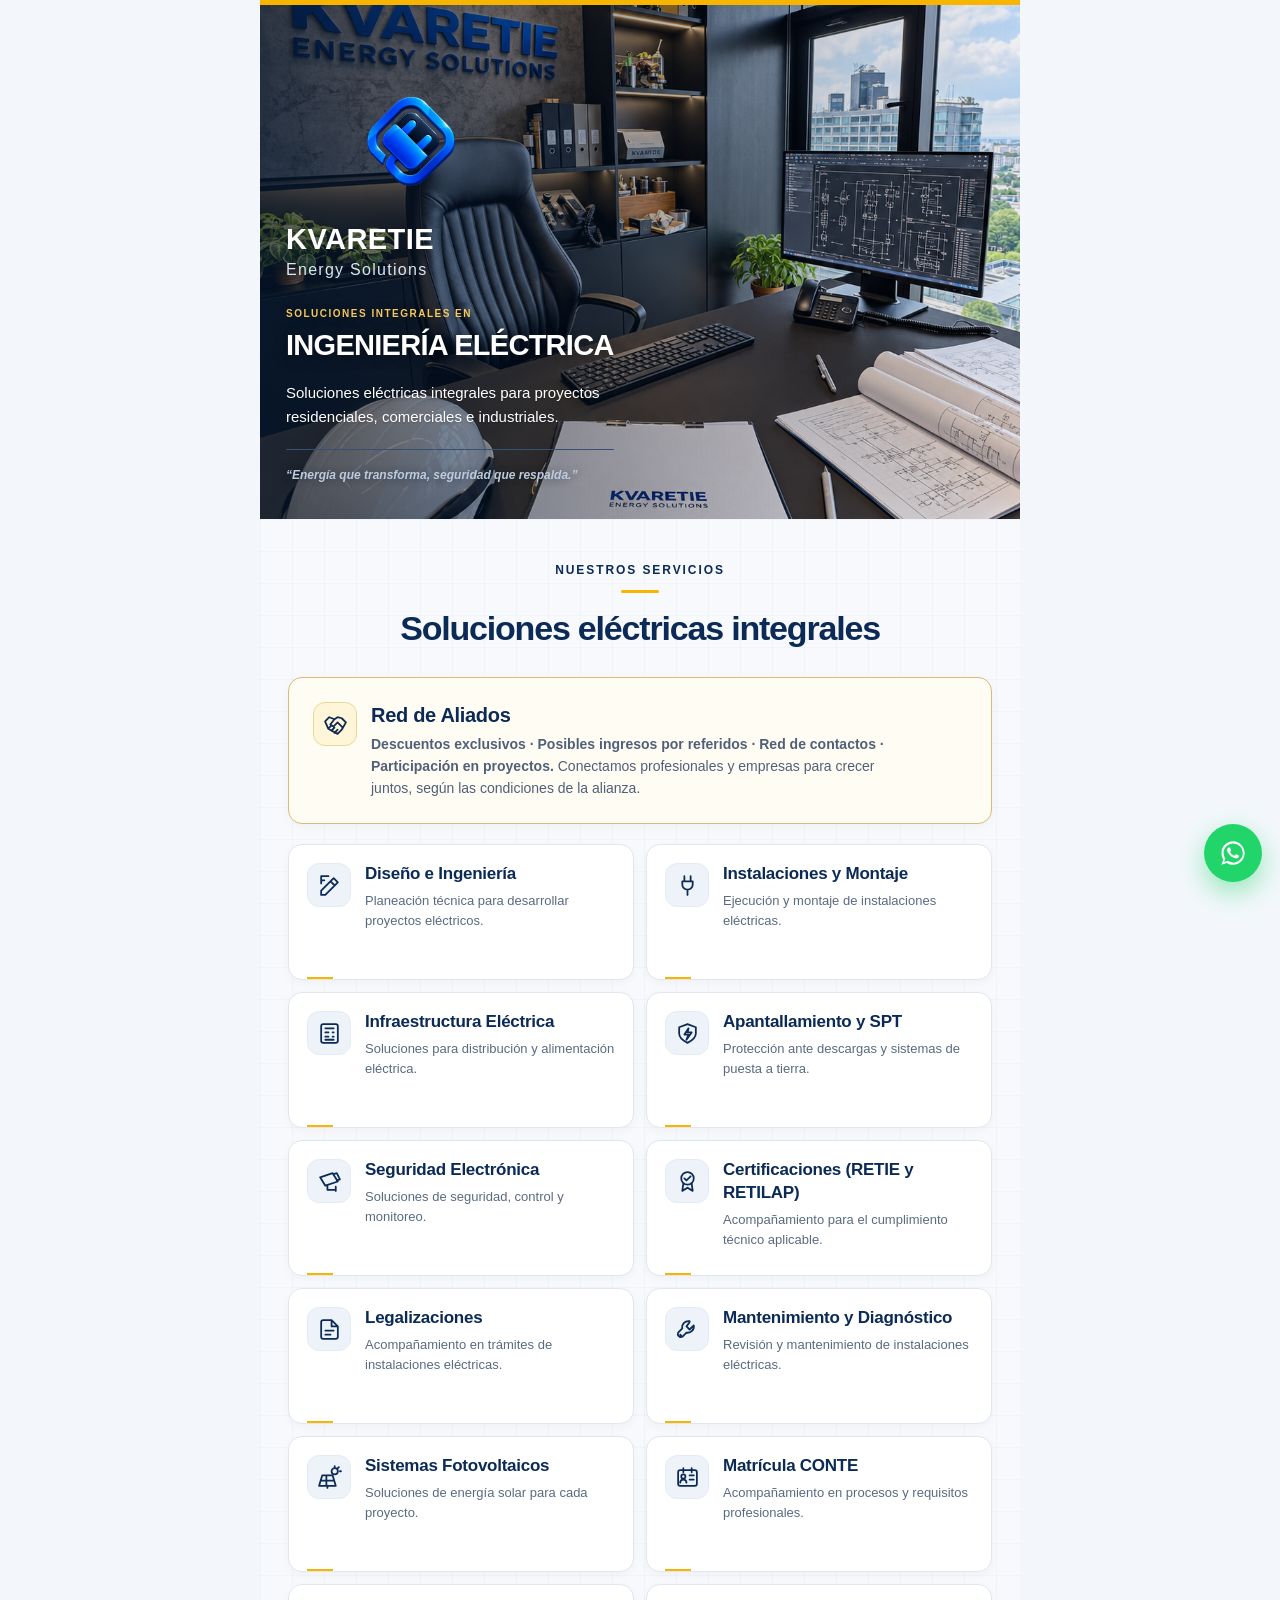
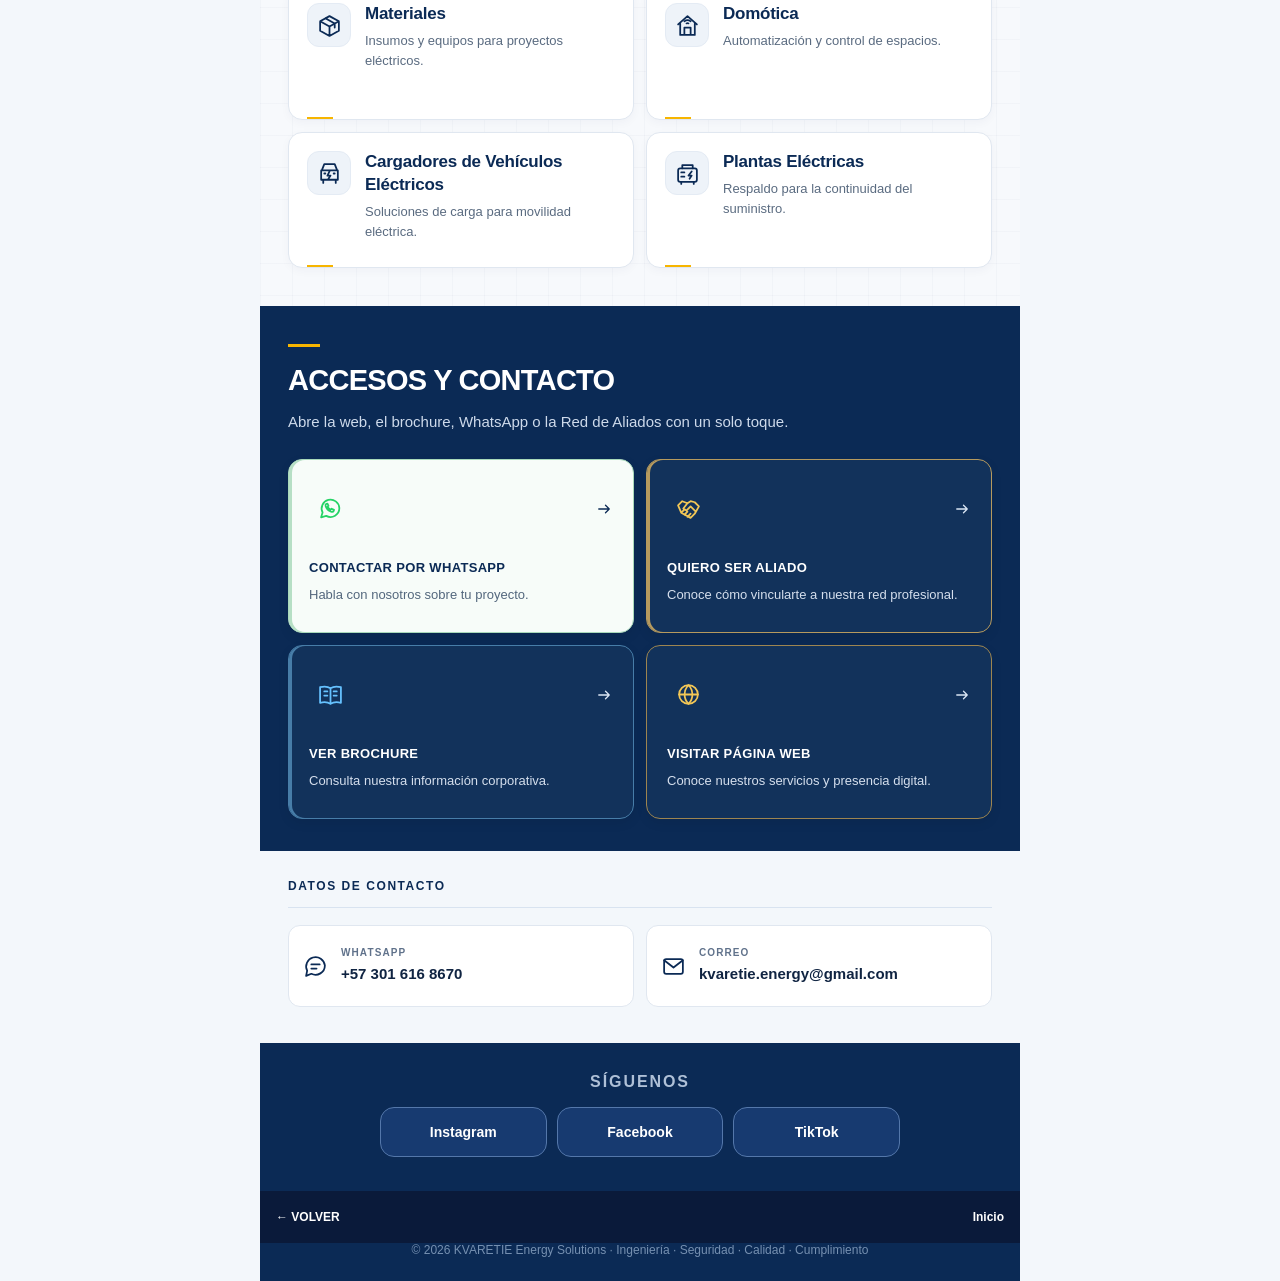
<file: presentacion/index.html>
<!DOCTYPE html>
<html lang="es">
<head>
<meta charset="utf-8">
<meta name="viewport" content="width=device-width, initial-scale=1, viewport-fit=cover">
<meta name="theme-color" content="#0B2A55">
<title>KVARETIE Energy Solutions | Presentación Digital</title>
<meta name="description" content="Soluciones integrales en ingeniería eléctrica. Conoce nuestros servicios, fichas informativas y canales de contacto.">
<link rel="canonical" href="https://kvaretie.com/presentacion/">

<!-- Open Graph -->
<meta property="og:type" content="website">
<meta property="og:url" content="https://kvaretie.com/presentacion/">
<meta property="og:title" content="KVARETIE Energy Solutions | Presentación Digital">
<meta property="og:description" content="Soluciones integrales en ingeniería eléctrica. Conoce nuestros servicios, fichas informativas y canales de contacto.">
<meta property="og:image" content="https://kvaretie.com/presentacion/assets/og-cover.png">
<meta property="og:image:width" content="1200">
<meta property="og:image:height" content="630">
<meta property="og:locale" content="es_CO">
<meta property="og:site_name" content="KVARETIE Energy Solutions">

<!-- Twitter Card -->
<meta name="twitter:card" content="summary_large_image">
<meta name="twitter:title" content="KVARETIE Energy Solutions | Presentación Digital">
<meta name="twitter:description" content="Soluciones integrales en ingeniería eléctrica. Conoce nuestros servicios, fichas informativas y canales de contacto.">
<meta name="twitter:image" content="https://kvaretie.com/presentacion/assets/og-cover.png">

<!-- Favicons -->
<link rel="icon" type="image/png" href="favicon.png">
<link rel="icon" type="image/x-icon" href="favicon.ico">
<link rel="apple-touch-icon" href="assets/apple-touch-icon.png">
<link rel="icon" type="image/png" sizes="192x192" href="assets/icon-192.png">
<link rel="icon" type="image/png" sizes="512x512" href="assets/icon-512.png">
<style>
  :root {
    --navy:#0B2A55;
    --navy2:#173A70;
    --blue:#2377E8;
    --yellow:#F7B500;
    --bg:#F3F7FB;
    --card:#FFFFFF;
    --border:#D8E3F0;
    --text:#102442;
    --muted:#65758F;
    --pale:#EDF3F9;
    --green:#21D56B;
    --shadow:0 10px 28px rgba(13,42,85,.10);
  }

  * { box-sizing:border-box; }
  html { scroll-behavior:smooth; }
  body {
    margin:0;
    font-family: Arial, Helvetica, sans-serif;
    background:var(--bg);
    color:var(--text);
    -webkit-font-smoothing:antialiased;
  }

  .page {
    width:min(100%, 760px);
    margin:0 auto;
    background:var(--bg);
  }

  .hero {
    background:
      linear-gradient(180deg, rgba(7,18,40,.52) 0%, rgba(8,20,44,.70) 55%, rgba(6,14,30,.88) 100%),
      url("[data-uri]");
    background-size: cover, cover;
    background-position: center bottom, center bottom;
    background-repeat: no-repeat, no-repeat;
    border-top:5px solid var(--yellow);
    color:white;
    text-align:center;
    padding:30px 18px 34px;
  }

  .logo {
    width:126px;
    max-width:34vw;
    display:block;
    margin:0 auto 16px;
  }

  .hero .eyebrow {
    margin:0;
    font-weight:800;
    font-size:clamp(20px,5vw,30px);
    letter-spacing:.02em;
    text-shadow:0 2px 10px rgba(0,0,0,.35);
  }

  .hero h1 {
    margin:6px 0 0;
    font-size:clamp(30px,7vw,46px);
    line-height:1.05;
    color:var(--yellow);
    letter-spacing:.01em;
    text-shadow:0 2px 14px rgba(0,0,0,.4);
  }

  .hero .tagline {
    margin:14px auto 0;
    color:#59B8FF;
    font-style:italic;
    font-weight:700;
    font-size:clamp(15px,3.9vw,20px);
    text-shadow:0 1px 8px rgba(0,0,0,.35);
  }

  .section {
    padding:28px 18px 32px;
  }

  .section-head {
    text-align:center;
    margin-bottom:22px;
  }

  .section-head .kicker {
    color:var(--blue);
    font-weight:900;
    font-size:clamp(22px,5.5vw,30px);
    letter-spacing:.04em;
    margin:0;
  }

  .section-head .line {
    width:128px;
    height:4px;
    background:var(--blue);
    border-radius:999px;
    margin:10px auto 14px;
  }

  .section-head h2 {
    margin:0;
    font-size:clamp(28px,6vw,38px);
    line-height:1.08;
  }

  .services {
    display:grid;
    grid-template-columns:1fr;
    gap:14px;
  }

  .service-card {
    background:var(--card);
    border:1px solid var(--border);
    border-radius:18px;
    box-shadow:var(--shadow);
    padding:18px;
    display:flex;
    align-items:center;
    gap:16px;
    min-height:86px;
  }

  .icon-box {
    width:54px;
    height:54px;
    flex:0 0 54px;
    border-radius:14px;
    background:var(--pale);
    display:grid;
    place-items:center;
    font-size:26px;
  }

  .service-copy h3 {
    margin:0;
    font-size:clamp(20px,4.8vw,26px);
    line-height:1.18;
  }

  .service-copy p {
    margin:6px 0 0;
    color:var(--blue);
    font-size:clamp(14px,3.4vw,17px);
    font-weight:700;
  }

  .access-wrap {
    background:var(--navy);
    padding:34px 18px 38px;
    color:white;
  }

  .access-head {
    text-align:center;
    margin-bottom:24px;
  }

  .access-head h2 {
    margin:0;
    font-size:clamp(30px,7vw,42px);
  }

  .access-head p {
    margin:10px auto 0;
    color:#D3DEED;
    font-size:clamp(15px,3.7vw,18px);
    line-height:1.5;
    max-width:620px;
  }

  .buttons {
    display:grid;
    gap:14px;
  }

  .btn {
    min-height:60px;
    padding:16px 18px;
    border-radius:999px;
    display:flex;
    align-items:center;
    justify-content:center;
    gap:12px;
    text-decoration:none;
    font-weight:900;
    font-size:clamp(16px,4.1vw,20px);
    border:1px solid transparent;
    box-shadow:0 8px 18px rgba(0,0,0,.12);
  }

  .btn.whatsapp { background:var(--green); color:white; }
  .btn.web { background:#102F60; color:white; border-color:#5878A7; }
  .btn.catalog { background:white; color:var(--text); border-color:var(--border); }
  .btn.allies { background:var(--blue); color:white; }

  .contact {
    background:var(--bg);
    padding:30px 18px 0;
  }

  .contact h2 {
    text-align:center;
    margin:0 0 18px;
    color:var(--muted);
    font-size:clamp(18px,4.5vw,22px);
  }

  .contact-grid {
    display:grid;
    grid-template-columns:1fr;
    gap:12px;
  }

  .contact-card {
    background:#EAF1F8;
    border:1px solid var(--border);
    border-radius:16px;
    padding:16px 18px;
    text-decoration:none;
    color:var(--text);
  }

  .contact-card small {
    display:block;
    color:var(--muted);
    font-weight:800;
    margin-bottom:5px;
    letter-spacing:.03em;
  }

  .contact-card strong {
    font-size:clamp(17px,4vw,20px);
  }

  .social {
    background:var(--navy);
    padding:30px 18px 34px;
    margin-top:26px;
    color:white;
    text-align:center;
  }

  .social h2 {
    font-size:16px;
    color:#AFC0D7;
    margin:0 0 16px;
    letter-spacing:.12em;
  }

  .social-grid {
    display:grid;
    grid-template-columns:repeat(3,1fr);
    gap:10px;
    max-width:520px;
    margin:0 auto;
  }

  .social a {
    background:var(--navy2);
    border:1px solid #5477AA;
    color:white;
    border-radius:14px;
    padding:16px 6px;
    text-decoration:none;
    font-weight:800;
    font-size:14px;
  }

  footer {
    background:var(--navy);
    color:#7690B1;
    text-align:center;
    padding:0 18px 24px;
    font-size:12px;
  }

  @media (min-width:700px) {
    .hero { padding-top:38px; padding-bottom:40px; }
    .section { padding-left:28px; padding-right:28px; }
    .services { grid-template-columns:1fr 1fr; }
    .contact-grid { grid-template-columns:1fr 1fr; }
  }

  @media (max-width:420px) {
    .hero { padding-left:14px; padding-right:14px; }
    .section, .access-wrap, .contact, .social { padding-left:14px; padding-right:14px; }
    .service-card { min-height:92px; padding:16px; }
    .icon-box { width:52px; height:52px; flex-basis:52px; }
    .social-grid { gap:8px; }
    .social a { font-size:12px; }
  }

  /* ---------- Floating WhatsApp ---------- */
  .wa-float {
    position:fixed;
    right:18px;
    bottom:18px;
    z-index:999;
    width:58px;
    height:58px;
    border-radius:50%;
    background:var(--green);
    display:flex;
    align-items:center;
    justify-content:center;
    box-shadow:0 10px 26px rgba(33,213,107,.45);
    animation:wa-pulse 2.6s infinite;
  }
  .wa-float svg { width:28px; height:28px; fill:#fff; }
  @keyframes wa-pulse {
    0% { box-shadow:0 10px 26px rgba(33,213,107,.45), 0 0 0 0 rgba(33,213,107,.5); }
    70% { box-shadow:0 10px 26px rgba(33,213,107,.45), 0 0 0 14px rgba(33,213,107,0); }
    100% { box-shadow:0 10px 26px rgba(33,213,107,.45), 0 0 0 0 rgba(33,213,107,0); }
  }
  @media (max-width:420px) {
    .wa-float { right:14px; bottom:14px; width:52px; height:52px; }
    .wa-float svg { width:25px; height:25px; }
  }
</style>
<style id="kva-preview-styles">
/* Vista propuesta: estilos limitados a servicios, accesos y sus datos de contacto. */
.kva-services{padding:42px 22px 38px;background-color:#f7f9fc;background-image:linear-gradient(rgba(11,42,85,.022) 1px,transparent 1px),linear-gradient(90deg,rgba(11,42,85,.022) 1px,transparent 1px);background-size:32px 32px;}
.kva-services .section-head{margin-bottom:28px;}
.kva-services .section-head .kicker{font-size:12px;letter-spacing:.16em;color:var(--navy);font-weight:800;}
.kva-services .section-head .line{width:38px;height:3px;background:var(--yellow);margin:13px auto 16px;}
.kva-services .section-head h2{font-size:clamp(26px,5vw,34px);line-height:1.17;letter-spacing:-.035em;max-width:490px;margin:auto;color:var(--navy);}
.kva-services .services{gap:12px;}
.kva-services .service-card{position:relative;padding:18px;gap:14px;min-height:98px;border:1px solid #e0e7f0;border-radius:14px;background:#fff;box-shadow:0 3px 10px rgba(11,42,85,.035);align-items:center;}
.kva-services .service-card::after{content:"";position:absolute;left:18px;bottom:0;width:26px;height:2px;background:var(--yellow);}
.kva-services .icon-box{width:44px;height:44px;flex:0 0 44px;border-radius:12px;background:#eef3f9;color:var(--navy);border:1px solid #e4ebf4;}
.kva-services .kva-icon,.kva-access .kva-icon,.kva-contact .kva-icon{display:block;width:25px;height:25px;}
.kva-services .service-copy{min-width:0;}
.kva-services .service-copy h3{font-size:17px;line-height:1.35;letter-spacing:-.015em;font-weight:700;color:var(--navy);}
.kva-services .service-copy p{font-size:14px;line-height:1.5;margin-top:5px;font-weight:400;}
.kva-services .kva-alliance{grid-column:1/-1;background:var(--navy);border:1px solid #cba95b;padding:22px;min-height:104px;box-shadow:0 6px 18px rgba(11,42,85,.08);}
.kva-services .kva-alliance::after{display:none;}
.kva-services .kva-alliance .icon-box{color:#f7c759;background:rgba(247,181,0,.1);border-color:rgba(247,181,0,.32);}
.kva-services .kva-alliance h3{color:#fff;font-size:19px;}
.kva-services .kva-alliance p{color:#d9e3f0;}
.kva-access{padding:38px 22px 32px;}
.kva-access .access-head{margin-bottom:25px;text-align:left;}
.kva-access .access-head h2{font-size:clamp(23px,5vw,29px);letter-spacing:-.025em;line-height:1.2;}
.kva-access .access-head h2::before{content:"";display:block;width:32px;height:3px;background:var(--yellow);margin-bottom:16px;}
.kva-access .access-head p{font-size:15px;line-height:1.6;margin:12px 0 0;color:#cedaeb;max-width:560px;}
.kva-access .buttons{gap:12px;grid-template-columns:minmax(0,1fr);}
.kva-access .btn{display:grid;grid-template-columns:42px minmax(0,1fr) 18px;gap:13px;justify-content:start;text-align:left;min-height:84px;padding:17px 16px;border-radius:14px;border:1px solid #476084;background:#143660;color:#fff;box-shadow:0 4px 12px rgba(0,0,0,.06);font-size:13px;font-weight:800;letter-spacing:.025em;line-height:1.45;}
.kva-access .kva-access-icon{width:42px;height:42px;display:grid;place-items:center;background:rgba(255,255,255,.07);border-radius:11px;color:#f7c759;}
.kva-access .kva-access-title{min-width:0;}
.kva-access .kva-access-arrow{width:18px;height:18px;color:#b4c6de;}
.kva-access .btn.whatsapp{background:#fff;border-color:#fff;color:var(--navy);}
.kva-access .btn.whatsapp .kva-access-icon{background:#eaf6ef;color:#167245;}
.kva-access .btn.whatsapp .kva-access-arrow{color:var(--navy);}
.kva-access .btn.allies{border-color:#a98d52;}
.kva-access .btn:focus-visible,.kva-contact .contact-card:focus-visible{outline:3px solid var(--yellow);outline-offset:4px;}
.kva-contact{padding:28px 22px 10px;}
.kva-contact h2{text-align:left;font-size:12px;letter-spacing:.13em;font-weight:800;color:var(--navy);margin:0 0 17px;padding-bottom:14px;border-bottom:1px solid var(--border);}
.kva-contact .contact-grid{gap:12px;}
.kva-contact .contact-card{display:flex;align-items:center;gap:12px;min-width:0;background:#fff;border:1px solid #e0e7f0;border-radius:12px;padding:17px 14px;min-height:82px;}
.kva-contact .kva-contact-icon{color:var(--navy);flex:0 0 26px;}
.kva-contact .kva-contact-copy{min-width:0;}
.kva-contact .contact-card small{font-size:10px;letter-spacing:.11em;color:#60728b;font-weight:700;margin-bottom:6px;}
.kva-contact .contact-card strong{font-size:15px;font-weight:700;line-height:1.35;overflow-wrap:anywhere;}
@media(min-width:700px){.kva-services{padding:44px 28px 38px;}.kva-access{padding:38px 28px 32px;}.kva-contact{padding:28px 28px 10px;}.kva-access .buttons{grid-template-columns:repeat(2,minmax(0,1fr));}.kva-access .btn{grid-template-columns:1fr 18px;gap:14px;min-height:132px;padding:20px;}.kva-access .kva-access-icon{grid-column:1;grid-row:1;}.kva-access .kva-access-arrow{grid-column:2;grid-row:1;align-self:center;}.kva-access .kva-access-title{grid-column:1/-1;grid-row:2;}}
@media(max-width:420px){.kva-services{padding-left:16px;padding-right:16px;}.kva-services .service-card{padding:16px;gap:12px;min-height:90px;}.kva-services .service-copy h3{font-size:16px;}.kva-services .kva-alliance{padding:20px 16px;}.kva-access,.kva-contact{padding-left:16px;padding-right:16px;}}
@media(hover:hover){.kva-access .btn:hover{border-color:#f7c759;}.kva-contact .contact-card:hover{border-color:#9cafc8;}}
</style>
<style id="kva-v2">
.kva-hero{padding:0;background:#0b2a55;display:grid;grid-template-columns:1fr 1fr;text-align:left;overflow:hidden;isolation:isolate;}
.kva-hero::before,.kva-hero::after{display:none;}
.kva-hero-copy{padding:34px 26px;align-self:center;min-width:0;}
.kva-hero .logo{display:block;width:160px;max-width:100%;height:auto;margin:0 0 24px;}
.kva-brand{font-size:29px;font-weight:800;color:white;letter-spacing:.015em;margin:0 0 28px;line-height:1.15;}
.kva-brand span{display:block;font-size:16px;letter-spacing:.08em;font-weight:400;color:#dce6f3;margin-top:5px;}
.kva-hero .eyebrow{font-size:10px;letter-spacing:.15em;color:#f7c759;margin:0 0 10px;}
.kva-hero h1{font-size:29px;line-height:1.12;letter-spacing:-.025em;color:#fff;margin:0;}
.kva-hero .kva-subtitle{font-size:15px;line-height:1.6;color:#e2eaf4;margin:20px 0;}
.kva-hero .tagline{font-size:12px;line-height:1.6;color:#bccce0;margin:0;border-top:1px solid #355071;padding-top:16px;}
.kva-hero-photo{display:block;width:100%;height:auto;align-self:center;object-fit:contain;}
.kva-services .service-card{align-items:flex-start;min-height:136px;}
.kva-services .service-copy p{color:#5a6b80;font-size:13px;line-height:1.55;}
.kva-services .kva-alliance{background:#fffcf3;border:1px solid #d6bc78;min-height:unset;padding:24px;box-shadow:0 3px 12px rgba(11,42,85,.035);margin-bottom:8px;}
.kva-services .kva-alliance h3{color:#0b2a55;font-size:20px;}
.kva-services .kva-alliance p{color:#506079;font-size:14px;max-width:530px;}
.kva-services .kva-alliance .icon-box{background:#fff5d8;color:#0b2a55;border-color:#e9d797;}
.kva-access-description{display:block;font-size:13px;line-height:1.5;font-weight:400;letter-spacing:0;color:#d5dfed;margin-top:7px;}
.kva-access .whatsapp .kva-access-description{color:#53677d;}
.kva-access .btn{min-height:110px;}
@media(min-width:700px){.kva-access .btn{min-height:174px;}}
@media(max-width:699px){.kva-hero{grid-template-columns:1fr;}.kva-hero-copy{padding:30px 24px;}.kva-hero .logo{width:140px;margin-bottom:20px;}.kva-brand{font-size:32px;margin-bottom:24px;}.kva-hero h1{font-size:30px;}.kva-hero-photo{width:100%;height:auto;}.kva-services .service-card{min-height:112px;}.kva-services .kva-alliance{padding:20px 16px;}.kva-services .service-copy p{font-size:13px;}}
@media(hover:hover){.kva-services .service-card:hover{border-color:#cfb777;box-shadow:0 5px 14px rgba(11,42,85,.06);}}
</style><style id="hero-background-only">
.kva-hero{display:block;position:relative;background-image:linear-gradient(90deg,rgba(5,25,51,.70),rgba(5,25,51,.30) 55%,rgba(5,25,51,.06)),url("../assets/optimized/7dcf35bdc7c966f4.webp");background-size:cover;background-position:center 51%;}
.kva-hero-copy{position:relative;width:50%;}
@media(max-width:699px){.kva-hero-copy{width:100%;}.kva-hero{background-position:46% 45%;background-image:linear-gradient(90deg,rgba(5,25,51,.65),rgba(5,25,51,.36)),url("../assets/optimized/7dcf35bdc7c966f4.webp");}}
</style><style id="access-identity-only">
.kva-access .buttons{grid-auto-rows:1fr;}
.kva-access .btn{--card-accent:#e8bd55;background:#12325b;border:1px solid #8c7849;border-radius:14px;box-shadow:0 4px 12px rgba(0,0,0,.07);transition:border-color .18s ease,box-shadow .18s ease,background-color .18s ease;}
.kva-access .kva-access-icon{background:transparent;border-radius:0;color:var(--card-accent);}
.kva-access .kva-access-arrow{color:#dce7f5;width:18px;height:18px;}
.kva-access .btn.whatsapp{--card-accent:#25d366;background:#f7fcf9;border-color:#a9d9ba;box-shadow:inset 3px 0 0 #b6dfc5,0 4px 12px rgba(0,0,0,.07);}
.kva-access .btn.whatsapp .kva-access-icon{background:transparent;color:#25d366;}
.kva-access .btn.whatsapp .kva-access-arrow{color:#0b2a55;}
.kva-access .btn.web{--card-accent:#f3c756;border-color:#9d8550;}
.kva-access .btn.catalog{--card-accent:#66c2ff;border-color:#477da8;box-shadow:inset 3px 0 0 #477da8,0 4px 12px rgba(0,0,0,.07);}
.kva-access .btn.allies{--card-accent:#f3c756;border-color:#b69a5e;box-shadow:inset 3px 0 0 #b69a5e,0 4px 12px rgba(0,0,0,.07);}
@media(hover:hover){.kva-access .btn:hover{border-color:var(--card-accent);background:#183c67;box-shadow:0 6px 16px rgba(0,0,0,.12);}.kva-access .btn.whatsapp:hover{background:#eff9f3;border-color:#73bc8c;}}
@media(prefers-reduced-motion:reduce){.kva-access .btn{transition:none;}}
</style><style id="hero-logo-position">.kva-hero .logo{transform:translate(45px,50px) scale(.686);transform-origin:top center}@media(max-width:699px){.kva-hero .logo{transform:translate(90px,65px) scale(.5479425938448)}}</style><style id="kva-final-review">
.kva-hero .kva-subtitle{color:#fff;text-shadow:0 1px 2px rgba(0,0,0,.18);}
</style>
<style>.kva-origin-nav{display:flex;justify-content:space-between;gap:16px;padding:8px 16px;background:#0a1a3a;color:#fff;font:700 12px/1.4 Arial,sans-serif}.kva-origin-nav a{display:inline-flex;align-items:center;min-height:36px;color:inherit;text-decoration:none}</style>
<style>img{height:auto}</style>
</head>
<body>
  <main class="page">
    <section class="hero kva-hero"><div class="kva-hero-copy"><img class="logo" src="../assets/optimized/9942c16bb94bb9eb.webp" alt="KVARETIE" width="1254" height="1254" loading="eager" decoding="async"><p class="kva-brand">KVARETIE <span>Energy Solutions</span></p><p class="eyebrow">SOLUCIONES INTEGRALES EN</p><h1>INGENIERÍA ELÉCTRICA</h1><p class="kva-subtitle">Soluciones eléctricas integrales para proyectos residenciales, comerciales e industriales.</p><p class="tagline">“Energía que transforma, seguridad que respalda.”</p></div></section>

    <section class="section kva-services">
      <div class="section-head">
        <p class="kicker">NUESTROS SERVICIOS</p>
        <div class="line"></div>
        <h2>Soluciones eléctricas integrales</h2>
      </div>
      <div class="services"><article class="service-card kva-alliance">
      <div class="icon-box"><svg class="kva-icon" viewBox="0 0 24 24" fill="none" stroke="currentColor" stroke-width="1.7" stroke-linecap="round" stroke-linejoin="round" aria-hidden="true" focusable="false"><path d="m2 9 4-4 5 2 3-2 4 1 4 4-4 7-4 4-9-5-3-7Z M11 7l-4 5 3 2 4-4 5 5 M5 16l3-3 M8 18l3-3 M11 20l3-3"/></svg></div>
      <div class="service-copy">
        <h3>Red de Aliados</h3>
        <p><strong>Descuentos exclusivos · Posibles ingresos por referidos · Red de contactos · Participación en proyectos.</strong> Conectamos profesionales y empresas para crecer juntos, según las condiciones de la alianza.</p>
      </div>
    </article>
        
    <article class="service-card">
      <div class="icon-box"><svg class="kva-icon" viewBox="0 0 24 24" fill="none" stroke="currentColor" stroke-width="1.7" stroke-linecap="round" stroke-linejoin="round" aria-hidden="true" focusable="false"><path d="m4 17 12-12 4 4L8 21H4v-4Z M13 8l4 4 M4 3h7 M4 3v7 M4 7h3"/></svg></div>
      <div class="service-copy">
        <h3>Diseño e Ingeniería</h3><p>Planeación técnica para desarrollar proyectos eléctricos.</p>
        
      </div>
    </article>
    

    <article class="service-card">
      <div class="icon-box"><svg class="kva-icon" viewBox="0 0 24 24" fill="none" stroke="currentColor" stroke-width="1.7" stroke-linecap="round" stroke-linejoin="round" aria-hidden="true" focusable="false"><path d="M9 3v5 M15 3v5 M7 8h10v3a5 5 0 0 1-10 0V8Z M12 16v5"/></svg></div>
      <div class="service-copy">
        <h3>Instalaciones y Montaje</h3><p>Ejecución y montaje de instalaciones eléctricas.</p>
        
      </div>
    </article>
    

    <article class="service-card">
      <div class="icon-box"><svg class="kva-icon" viewBox="0 0 24 24" fill="none" stroke="currentColor" stroke-width="1.7" stroke-linecap="round" stroke-linejoin="round" aria-hidden="true" focusable="false"><rect x="4" y="3" width="16" height="18" rx="2"/><path d="M8 7h8 M8 11h3 M15 11h1 M8 15h3 M15 15h1 M8 18h8"/></svg></div>
      <div class="service-copy">
        <h3>Infraestructura Eléctrica</h3><p>Soluciones para distribución y alimentación eléctrica.</p>
        
      </div>
    </article>
    

    <article class="service-card">
      <div class="icon-box"><svg class="kva-icon" viewBox="0 0 24 24" fill="none" stroke="currentColor" stroke-width="1.7" stroke-linecap="round" stroke-linejoin="round" aria-hidden="true" focusable="false"><path d="m12 3 8 3v6c0 4-4 7-8 9-4-2-8-5-8-9V6l8-3Z m1 4-4 6h4l-2 5 5-7h-4l1-4Z"/></svg></div>
      <div class="service-copy">
        <h3>Apantallamiento y SPT</h3><p>Protección ante descargas y sistemas de puesta a tierra.</p>
        
      </div>
    </article>
    

    <article class="service-card">
      <div class="icon-box"><svg class="kva-icon" viewBox="0 0 24 24" fill="none" stroke="currentColor" stroke-width="1.7" stroke-linecap="round" stroke-linejoin="round" aria-hidden="true" focusable="false"><path d="m3 8 12-4 5 8-12 4-5-8Z M16 5l3-1 3 6-3 1 M10 16v4h8 M18 17v4"/></svg></div>
      <div class="service-copy">
        <h3>Seguridad Electrónica</h3><p>Soluciones de seguridad, control y monitoreo.</p>
        
      </div>
    </article>
    

    <article class="service-card">
      <div class="icon-box"><svg class="kva-icon" viewBox="0 0 24 24" fill="none" stroke="currentColor" stroke-width="1.7" stroke-linecap="round" stroke-linejoin="round" aria-hidden="true" focusable="false"><circle cx="12" cy="9" r="6"/><path d="m9 9 2 2 4-4 M8 14l-1 7 5-3 5 3-1-7"/></svg></div>
      <div class="service-copy">
        <h3>Certificaciones (RETIE y RETILAP)</h3><p>Acompañamiento para el cumplimiento técnico aplicable.</p>
        
      </div>
    </article>
    

    <article class="service-card">
      <div class="icon-box"><svg class="kva-icon" viewBox="0 0 24 24" fill="none" stroke="currentColor" stroke-width="1.7" stroke-linecap="round" stroke-linejoin="round" aria-hidden="true" focusable="false"><path d="M14 3H6a2 2 0 0 0-2 2v14a2 2 0 0 0 2 2h12a2 2 0 0 0 2-2V9l-6-6Z M14 3v6h6 M8 13h8 M8 17h5"/></svg></div>
      <div class="service-copy">
        <h3>Legalizaciones</h3><p>Acompañamiento en trámites de instalaciones eléctricas.</p>
        
      </div>
    </article>
    

    <article class="service-card">
      <div class="icon-box"><svg class="kva-icon" viewBox="0 0 24 24" fill="none" stroke="currentColor" stroke-width="1.7" stroke-linecap="round" stroke-linejoin="round" aria-hidden="true" focusable="false"><path d="M14 4a6 6 0 0 0-7 7l-4 4a3 3 0 0 0 4 4l4-4a6 6 0 0 0 7-7l-4 4-3-3 3-4Z M5 17l1 1"/></svg></div>
      <div class="service-copy">
        <h3>Mantenimiento y Diagnóstico</h3><p>Revisión y mantenimiento de instalaciones eléctricas.</p>
        
      </div>
    </article>
    

    <article class="service-card">
      <div class="icon-box"><svg class="kva-icon" viewBox="0 0 24 24" fill="none" stroke="currentColor" stroke-width="1.7" stroke-linecap="round" stroke-linejoin="round" aria-hidden="true" focusable="false"><circle cx="17" cy="6" r="3"/><path d="M17 1v1 M22 6h1 M21 2l-1 1 M5 10h10l3 10H2l3-10Z M4 15h12 M9 10v10 M10 20v2"/></svg></div>
      <div class="service-copy">
        <h3>Sistemas Fotovoltaicos</h3><p>Soluciones de energía solar para cada proyecto.</p>
        
      </div>
    </article>
    

    <article class="service-card">
      <div class="icon-box"><svg class="kva-icon" viewBox="0 0 24 24" fill="none" stroke="currentColor" stroke-width="1.7" stroke-linecap="round" stroke-linejoin="round" aria-hidden="true" focusable="false"><rect x="3" y="5" width="18" height="15" rx="2"/><circle cx="8" cy="11" r="2"/><path d="M5 17c0-4 6-4 6 0 M14 10h4 M14 14h4 M8 3v4 M16 3v4"/></svg></div>
      <div class="service-copy">
        <h3>Matrícula CONTE</h3><p>Acompañamiento en procesos y requisitos profesionales.</p>
        
      </div>
    </article>
    

    <article class="service-card">
      <div class="icon-box"><svg class="kva-icon" viewBox="0 0 24 24" fill="none" stroke="currentColor" stroke-width="1.7" stroke-linecap="round" stroke-linejoin="round" aria-hidden="true" focusable="false"><path d="m12 3 9 5v9l-9 5-9-5V8l9-5Z M3 8l9 5 9-5 M12 13v9 M8 5l9 5v4"/></svg></div>
      <div class="service-copy">
        <h3>Materiales</h3><p>Insumos y equipos para proyectos eléctricos.</p>
        
      </div>
    </article>
    

    <article class="service-card">
      <div class="icon-box"><svg class="kva-icon" viewBox="0 0 24 24" fill="none" stroke="currentColor" stroke-width="1.7" stroke-linecap="round" stroke-linejoin="round" aria-hidden="true" focusable="false"><path d="m3 11 9-8 9 8 M5 10v11h14V10 M9 21v-7h6v7 M9 8a5 5 0 0 1 6 0 M11 10a2 2 0 0 1 2 0"/></svg></div>
      <div class="service-copy">
        <h3>Domótica</h3><p>Automatización y control de espacios.</p>
        
      </div>
    </article>
    

    <article class="service-card">
      <div class="icon-box"><svg class="kva-icon" viewBox="0 0 24 24" fill="none" stroke="currentColor" stroke-width="1.7" stroke-linecap="round" stroke-linejoin="round" aria-hidden="true" focusable="false"><path d="m5 8 2-5h10l2 5 M4 9h16v9H4V9Z M6 18v3 M18 18v3 M7 12h1 M16 12h1 m-5-2-2 4h3l-2 3"/></svg></div>
      <div class="service-copy">
        <h3>Cargadores de Vehículos Eléctricos</h3><p>Soluciones de carga para movilidad eléctrica.</p>
        
      </div>
    </article>
    

    <article class="service-card">
      <div class="icon-box"><svg class="kva-icon" viewBox="0 0 24 24" fill="none" stroke="currentColor" stroke-width="1.7" stroke-linecap="round" stroke-linejoin="round" aria-hidden="true" focusable="false"><rect x="3" y="7" width="18" height="13" rx="2"/><path d="M7 7V4h10v3 M6 11h3 M6 15h3 m7-5-3 4h3l-2 3 M6 20v2 M18 20v2"/></svg></div>
      <div class="service-copy">
        <h3>Plantas Eléctricas</h3><p>Respaldo para la continuidad del suministro.</p>
        
      </div>
    </article>
    

    
    
      </div>
    </section>

    <section class="access-wrap kva-access">
      <div class="access-head">
        <h2>ACCESOS Y CONTACTO</h2>
        <p>Abre la web, el brochure, WhatsApp o la Red de Aliados con un solo toque.</p>
      </div>

      <div class="buttons">
        <a data-contact-origin="presentacion" class="btn whatsapp" href="https://wa.me/573016168670?text=Hola%2C%20vi%20la%20presentaci%C3%B3n%20digital%20de%20KVARETIE%20y%20quisiera%20consultar%20sobre%20un%20proyecto." target="_blank"><span class="kva-access-icon"><svg class="kva-icon" viewBox="0 0 24 24" fill="none" stroke="currentColor" stroke-width="1.7" stroke-linecap="round" stroke-linejoin="round" aria-hidden="true" focusable="false"><path d="M20.5 11.6a8.5 8.5 0 0 1-12.6 7.5L3 20.5l1.4-4.7A8.5 8.5 0 1 1 20.5 11.6Z"/><path d="M8 7.5c-.8.3-1 1.1-.7 2.2.7 2.5 2.8 4.6 5.3 5.4 1.2.4 2.1.1 2.5-.8l.3-1-2.3-1.1-.9 1c-1.5-.6-2.4-1.5-3-3l.9-.8-1-2.1-1.1.2Z"/></svg></span><span class="kva-access-title">CONTACTAR POR WHATSAPP<span class="kva-access-description">Habla con nosotros sobre tu proyecto.</span></span><svg class="kva-access-arrow" viewBox="0 0 24 24" fill="none" stroke="currentColor" stroke-width="1.7" stroke-linecap="round" stroke-linejoin="round" aria-hidden="true" focusable="false"><path d="M5 12h14 M14 7l5 5-5 5"/></svg></a>
        <a class="btn allies" href="../aliados/?from=presentacion"><span class="kva-access-icon"><svg class="kva-icon" viewBox="0 0 24 24" fill="none" stroke="currentColor" stroke-width="1.7" stroke-linecap="round" stroke-linejoin="round" aria-hidden="true" focusable="false"><path d="m2 9 4-4 5 2 3-2 4 1 4 4-4 7-4 4-9-5-3-7Z M11 7l-4 5 3 2 4-4 5 5 M5 16l3-3 M8 18l3-3 M11 20l3-3"/></svg></span><span class="kva-access-title">QUIERO SER ALIADO<span class="kva-access-description">Conoce cómo vincularte a nuestra red profesional.</span></span><svg class="kva-access-arrow" viewBox="0 0 24 24" fill="none" stroke="currentColor" stroke-width="1.7" stroke-linecap="round" stroke-linejoin="round" aria-hidden="true" focusable="false"><path d="M5 12h14 M14 7l5 5-5 5"/></svg></a>
        <a class="btn catalog" href="../brochure/?from=presentacion"><span class="kva-access-icon"><svg class="kva-icon" viewBox="0 0 24 24" fill="none" stroke="currentColor" stroke-width="1.7" stroke-linecap="round" stroke-linejoin="round" aria-hidden="true" focusable="false"><path d="M12 6c-3-2-6-2-10-1v15c4-1 7-1 10 1 3-2 6-2 10-1V5c-4-1-7-1-10 1Z M12 6v15 M6 9h3 M15 9h3 M6 13h3 M15 13h3"/></svg></span><span class="kva-access-title">VER BROCHURE<span class="kva-access-description">Consulta nuestra información corporativa.</span></span><svg class="kva-access-arrow" viewBox="0 0 24 24" fill="none" stroke="currentColor" stroke-width="1.7" stroke-linecap="round" stroke-linejoin="round" aria-hidden="true" focusable="false"><path d="M5 12h14 M14 7l5 5-5 5"/></svg></a>
        <a class="btn web" href="../"><span class="kva-access-icon"><svg class="kva-icon" viewBox="0 0 24 24" fill="none" stroke="currentColor" stroke-width="1.7" stroke-linecap="round" stroke-linejoin="round" aria-hidden="true" focusable="false"><circle cx="12" cy="12" r="9"/><path d="M3 12h18 M12 3c5 5 5 13 0 18-5-5-5-13 0-18Z"/></svg></span><span class="kva-access-title">VISITAR PÁGINA WEB<span class="kva-access-description">Conoce nuestros servicios y presencia digital.</span></span><svg class="kva-access-arrow" viewBox="0 0 24 24" fill="none" stroke="currentColor" stroke-width="1.7" stroke-linecap="round" stroke-linejoin="round" aria-hidden="true" focusable="false"><path d="M5 12h14 M14 7l5 5-5 5"/></svg></a>
      </div>
    </section>

    <section class="contact kva-contact">
      <h2>DATOS DE CONTACTO</h2>
      <div class="contact-grid">
        <a data-contact-origin="presentacion" class="contact-card" href="https://wa.me/573016168670?text=Hola%2C%20vi%20la%20presentaci%C3%B3n%20digital%20de%20KVARETIE%20y%20quisiera%20consultar%20sobre%20un%20proyecto." target="_blank"><span class="kva-contact-icon"><svg class="kva-icon" viewBox="0 0 24 24" fill="none" stroke="currentColor" stroke-width="1.7" stroke-linecap="round" stroke-linejoin="round" aria-hidden="true" focusable="false"><path d="M21 11a9 9 0 0 1-13 8l-5 2 1-5A9 9 0 1 1 21 11Z M8 10h8 M8 14h5"/></svg></span><span class="kva-contact-copy">
          <small>WHATSAPP</small>
          <strong>+57 301 616 8670</strong>
        </span></a>
        <a class="contact-card" href="mailto:kvaretie.energy@gmail.com"><span class="kva-contact-icon"><svg class="kva-icon" viewBox="0 0 24 24" fill="none" stroke="currentColor" stroke-width="1.7" stroke-linecap="round" stroke-linejoin="round" aria-hidden="true" focusable="false"><rect x="3" y="5" width="18" height="14" rx="2"/><path d="m3 6 9 7 9-7"/></svg></span><span class="kva-contact-copy">
          <small>CORREO</small>
          <strong>kvaretie.energy@gmail.com</strong>
        </span></a>
      </div>
    </section>

    <section class="social">
      <h2>SÍGUENOS</h2>
      <div class="social-grid">
        <a href="https://www.instagram.com/kvaretie.energy/" target="_blank" rel="noopener">Instagram</a>
        <a href="https://www.facebook.com/kvaretie.energy" target="_blank" rel="noopener">Facebook</a>
        <a href="https://www.tiktok.com/@kvaretie.energy" target="_blank" rel="noopener">TikTok</a>
      </div>
    </section>

    <nav class="kva-origin-nav" aria-label="Navegación de regreso"><a href="../" data-kva-back>← VOLVER</a><a href="../">Inicio</a></nav>
    <footer>© 2026 KVARETIE Energy Solutions · Ingeniería · Seguridad · Calidad · Cumplimiento</footer>
  </main>

  <!-- ============ BOTÓN FLOTANTE WHATSAPP ============ -->
  <a data-contact-origin="presentacion" class="wa-float" href="https://wa.me/573016168670?text=Hola%2C%20vi%20la%20presentaci%C3%B3n%20digital%20de%20KVARETIE%20y%20quisiera%20consultar%20sobre%20un%20proyecto." target="_blank" rel="noopener" aria-label="Escribir por WhatsApp">
    <svg viewBox="0 0 24 24"><path d="M12.04 2C6.58 2 2.13 6.45 2.13 11.91c0 2.1.62 4.05 1.68 5.68L2 22l4.59-1.51a9.87 9.87 0 0 0 5.45 1.6h.005c5.46 0 9.9-4.45 9.9-9.91 0-2.65-1.03-5.14-2.9-7.01A9.82 9.82 0 0 0 12.04 2zm0 18.06h-.004a8.2 8.2 0 0 1-4.2-1.15l-.3-.18-3.12 1.02.99-3.02-.2-.31a8.18 8.18 0 0 1-1.26-4.39c0-4.53 3.7-8.22 8.24-8.22a8.2 8.2 0 0 1 5.83 2.41 8.15 8.15 0 0 1 2.41 5.81c0 4.54-3.7 8.24-8.24 8.24zm4.52-6.16c-.25-.12-1.47-.72-1.7-.81-.23-.08-.39-.12-.56.13-.17.25-.64.81-.78.97-.14.17-.29.19-.54.06-.25-.12-1.04-.38-1.98-1.22-.73-.65-1.23-1.46-1.37-1.71-.14-.25-.02-.38.11-.5.11-.11.25-.29.37-.43.12-.15.16-.25.25-.42.08-.17.04-.31-.02-.44-.06-.12-.56-1.35-.77-1.85-.2-.48-.41-.42-.56-.43-.14-.01-.31-.01-.48-.01-.16 0-.43.06-.66.31-.23.25-.87.85-.87 2.08 0 1.22.89 2.4 1.02 2.57.12.16 1.75 2.67 4.25 3.74.59.26 1.06.41 1.42.52.6.19 1.14.16 1.57.1.48-.07 1.47-.6 1.68-1.18.21-.58.21-1.08.15-1.18-.06-.11-.23-.17-.48-.29z"/></svg>
  </a>
<script src="../assets/js/contact.js" defer></script>
<script src="../assets/js/navigation.js" defer></script>
</body>
</html>
</file>
<file: assets/css/styles.css>
/* =========================================================
   KVARETIE ENERGY SOLUTIONS — Hoja de estilos corporativa
   Sistema: "Plano técnico" — navy / dorado / blanco
   ========================================================= */

:root{
  /* Color */
  --navy-950:#081422;
  --navy-900:#0d1f35;
  --navy-800:#153552;
  --navy-700:#1e496f;
  --navy-600:#2c6091;
  --navy-500:#3f7ab0;
  --gold-600:#b17f22;
  --gold-500:#d9a441;
  --gold-400:#ecc06a;
  --gold-100:#faf1de;
  --paper:#f5f4ef;
  --white:#ffffff;
  --ink:#0c1826;
  --ink-soft:#3d4a58;
  --ink-faint:#6b7788;
  --line:#e1ded4;
  --line-dark:rgba(255,255,255,.14);
  --danger:#c8442a;
  --whatsapp:#25d366;

  /* Tipografia */
  --f-display:'IBM Plex Sans Condensed', 'Arial Narrow', sans-serif;
  --f-body:'IBM Plex Sans', -apple-system, BlinkMacSystemFont, 'Segoe UI', sans-serif;
  --f-mono:'IBM Plex Mono', 'Courier New', monospace;

  /* Layout */
  --maxw:1240px;
  --gutter:20px;
  --radius:2px;
  --header-h:76px;

  --ease:cubic-bezier(.22,.68,.32,1);
}

@media (min-width:640px){ :root{ --gutter:32px; } }
@media (min-width:1000px){ :root{ --gutter:48px; } }

/* ---------- Reset base ---------- */
*,*::before,*::after{ box-sizing:border-box; }
html{ scroll-behavior:smooth; }
body{
  margin:0;
  background:var(--paper);
  color:var(--ink);
  font-family:var(--f-body);
  font-size:16px;
  line-height:1.6;
  -webkit-font-smoothing:antialiased;
  overflow-x:hidden;
}
img{ max-width:100%; height:auto; display:block; }
a{ color:inherit; text-decoration:none; }
ul{ margin:0; padding:0; list-style:none; }
button{ font:inherit; }
h1,h2,h3,h4{ margin:0; font-family:var(--f-display); font-weight:700; text-wrap:balance; color:var(--navy-950); }
p{ margin:0; }
section{ scroll-margin-top:var(--header-h); position:relative; }

.wrap{ max-width:var(--maxw); margin-inline:auto; padding-inline:var(--gutter); }
.wrap-wide{ max-width:calc(var(--maxw) + 80px); }

@media (prefers-reduced-motion: reduce){
  *,*::before,*::after{ animation-duration:.001ms !important; animation-iteration-count:1 !important; transition-duration:.001ms !important; scroll-behavior:auto !important; }
}

/* ---------- Utilidades tipográficas ---------- */
.eyebrow{
  font-family:var(--f-mono);
  font-size:.72rem;
  letter-spacing:.16em;
  text-transform:uppercase;
  color:var(--gold-600);
  display:flex;
  align-items:center;
  gap:.6em;
  margin-bottom:14px;
}
.eyebrow::before{
  content:'';
  width:22px;height:1px;
  background:var(--gold-500);
  display:inline-block;
}
.eyebrow.on-dark{ color:var(--gold-400); }

.sheet-tag{
  font-family:var(--f-mono);
  font-size:.68rem;
  letter-spacing:.1em;
  color:var(--ink-faint);
  text-transform:uppercase;
}

h2.section-title{ font-size:clamp(1.7rem,4vw,2.6rem); line-height:1.12; }
h2.section-title .accent{ color:var(--gold-600); }
.section-lede{ color:var(--ink-soft); font-size:1.05rem; max-width:56ch; }
.section-head{ margin-bottom:clamp(28px,5vw,52px); }
.on-dark h2.section-title,
.on-dark .section-lede,
.on-dark p{ color:var(--white); }
.on-dark .section-lede{ color:rgba(255,255,255,.72); }

/* ---------- Fondo técnico reutilizable (grid de plano) ---------- */
.blueprint-grid{
  background-image:
    linear-gradient(rgba(255,255,255,.05) 1px, transparent 1px),
    linear-gradient(90deg, rgba(255,255,255,.05) 1px, transparent 1px);
  background-size:36px 36px;
}
.blueprint-grid.light{
  background-image:
    linear-gradient(rgba(13,31,53,.05) 1px, transparent 1px),
    linear-gradient(90deg, rgba(13,31,53,.05) 1px, transparent 1px);
}

/* ---------- Botones ---------- */
.btn{
  display:inline-flex;
  align-items:center;
  justify-content:center;
  gap:.55em;
  padding:14px 26px;
  font-family:var(--f-body);
  font-weight:600;
  font-size:.92rem;
  letter-spacing:.01em;
  border-radius:var(--radius);
  border:1px solid transparent;
  cursor:pointer;
  transition:transform .25s var(--ease), box-shadow .25s var(--ease), background-color .25s var(--ease), color .25s var(--ease), border-color .25s var(--ease);
  white-space:nowrap;
}
.btn:active{ transform:translateY(1px); }
.btn-gold{ background:var(--gold-500); color:var(--navy-950); }
.btn-gold:hover{ background:var(--gold-400); box-shadow:0 10px 24px -8px rgba(217,164,65,.55); }
.btn-outline{ background:transparent; color:var(--white); border-color:rgba(255,255,255,.4); }
.btn-outline:hover{ border-color:var(--gold-400); color:var(--gold-400); }
.btn-outline-dark{ background:transparent; color:var(--navy-900); border-color:var(--navy-900); }
.btn-outline-dark:hover{ background:var(--navy-900); color:var(--white); }
.btn-ghost{ background:rgba(255,255,255,.08); color:var(--white); border-color:rgba(255,255,255,.16); }
.btn-ghost:hover{ background:rgba(255,255,255,.16); }
.btn-block{ width:100%; }
.btn svg{ width:18px;height:18px;flex:none; }

.btn-row{ display:flex; flex-wrap:wrap; gap:14px; }

/* ---------- Header / Nav ---------- */
.site-header{
  position:fixed; inset-inline:0; top:0; z-index:80;
  height:var(--header-h);
  display:flex; align-items:center;
  background:rgba(8,20,34,.72);
  backdrop-filter:blur(10px) saturate(140%);
  -webkit-backdrop-filter:blur(10px) saturate(140%);
  border-bottom:1px solid rgba(255,255,255,.08);
  transition:background-color .3s var(--ease);
}
.site-header .wrap{ display:flex; align-items:center; justify-content:space-between; gap:20px; }

.logo-slot{ display:flex; align-items:center; gap:10px; }
.logo-mark{
  width:44px;height:44px;
  display:flex; align-items:center; justify-content:center;
  flex:none;
}
.logo-mark img{ width:100%; height:100%; object-fit:contain; }
.logo-word{ display:flex; flex-direction:column; line-height:1.05; }
.logo-word b{ font-family:var(--f-display); font-weight:700; font-size:1.02rem; letter-spacing:.02em; color:var(--white); }
.logo-word span{ font-family:var(--f-mono); font-size:.56rem; letter-spacing:.14em; color:var(--gold-400); text-transform:uppercase; }

.main-nav{ display:none; }
.main-nav ul{ display:flex; align-items:center; gap:28px; }
.main-nav a{
  font-family:var(--f-body); font-size:.86rem; font-weight:500;
  color:rgba(255,255,255,.82);
  position:relative; padding-block:6px;
  transition:color .2s;
}
.main-nav a::after{
  content:''; position:absolute; left:0; right:100%; bottom:0; height:1px;
  background:var(--gold-500); transition:right .25s var(--ease);
}
.main-nav a:hover{ color:var(--white); }
.main-nav a:hover::after{ right:0; }

.header-actions{ display:flex; align-items:center; gap:12px; }
.header-actions .btn{ padding:10px 18px; font-size:.82rem; }
.header-actions .btn-gold{ display:none; }

.menu-toggle{
  width:44px;height:44px; flex:none;
  border:1px solid rgba(255,255,255,.2);
  background:rgba(255,255,255,.05);
  border-radius:3px;
  display:flex; align-items:center; justify-content:center;
  color:var(--white); cursor:pointer;
}
.menu-toggle svg{ width:20px; height:20px; }

@media (min-width:980px){
  .main-nav{ display:block; }
  .menu-toggle{ display:none; }
  .header-actions .btn-gold{ display:inline-flex; }
}

/* Mobile drawer */
.mobile-drawer{
  position:fixed; inset:0; z-index:90;
  visibility:hidden;
  pointer-events:none;
}
.mobile-drawer[data-open="true"]{ visibility:visible; pointer-events:auto; }
.mobile-drawer .backdrop{
  position:absolute; inset:0; background:rgba(4,10,18,.6);
  opacity:0; transition:opacity .3s var(--ease);
}
.mobile-drawer[data-open="true"] .backdrop{ opacity:1; }
.mobile-drawer .panel{
  position:absolute; top:0; right:0; bottom:0; width:min(84vw,360px);
  background:var(--navy-950);
  padding:26px 24px calc(26px + env(safe-area-inset-bottom,0px));
  transform:translateX(100%);
  transition:transform .35s var(--ease);
  display:flex; flex-direction:column; gap:26px;
  overflow-y:auto;
  border-left:1px solid rgba(255,255,255,.08);
}
.mobile-drawer[data-open="true"] .panel{ transform:translateX(0); }
.mobile-drawer .panel-top{ display:flex; justify-content:space-between; align-items:center; }
.mobile-drawer .close-btn{
  width:38px;height:38px; border-radius:3px; border:1px solid rgba(255,255,255,.2);
  background:transparent; color:var(--white); display:flex; align-items:center; justify-content:center; cursor:pointer;
}
.mobile-drawer nav ul{ display:flex; flex-direction:column; gap:4px; }
.mobile-drawer nav a{
  display:flex; align-items:center; justify-content:space-between;
  padding:14px 4px; font-size:1.02rem; font-weight:600; color:var(--white);
  border-bottom:1px solid rgba(255,255,255,.08);
  font-family:var(--f-display);
}
.mobile-drawer nav a svg{ width:16px;height:16px; opacity:.5; }
.mobile-drawer .drawer-foot{ margin-top:auto; display:flex; flex-direction:column; gap:12px; }
.mobile-drawer .drawer-social{ display:flex; gap:14px; }
.mobile-drawer .drawer-social a{
  width:38px;height:38px;border-radius:50%;border:1px solid rgba(255,255,255,.18);
  display:flex;align-items:center;justify-content:center;color:var(--white);
}
.mobile-drawer .drawer-social svg{ width:17px;height:17px; }

/* ---------- HERO ---------- */
.hero{
  position:relative;
  min-height:100svh;
  display:flex; flex-direction:column; justify-content:flex-end;
  padding-top:var(--header-h);
  color:var(--white);
  overflow:hidden;
  background:var(--navy-950);
}
.hero-media{ position:absolute; inset:0; }
.hero-media img{ width:100%; height:100%; object-fit:cover; object-position:center 30%; }
.hero-media::after{
  content:'';
  position:absolute; inset:0;
  background:
    linear-gradient(180deg, rgba(8,16,28,.55) 0%, rgba(8,16,28,.55) 30%, rgba(8,16,28,.94) 92%),
    linear-gradient(100deg, rgba(8,16,28,.92) 0%, rgba(8,16,28,.45) 46%, rgba(8,16,28,.35) 100%);
}
.hero-grid{
  position:absolute; inset:0;
  background-image:linear-gradient(rgba(255,255,255,.05) 1px, transparent 1px),linear-gradient(90deg, rgba(255,255,255,.05) 1px, transparent 1px);
  background-size:44px 44px;
  mask-image:linear-gradient(180deg, rgba(0,0,0,.9), transparent 78%);
  -webkit-mask-image:linear-gradient(180deg, rgba(0,0,0,.9), transparent 78%);
}
.hero-trace{ position:absolute; inset:0; width:100%; height:100%; opacity:.55; }
.hero-trace path{
  fill:none; stroke:var(--gold-500); stroke-width:1.4;
  stroke-dasharray:8 10;
  animation:trace-flow 5s linear infinite;
}
@keyframes trace-flow{ to{ stroke-dashoffset:-72; } }

.hero-content{
  position:relative; z-index:2;
  padding-block:56px clamp(44px,7vw,76px);
  max-width:560px;
  margin-right:auto;
  border-left:2px solid rgba(217,164,65,.5);
  padding-left:clamp(18px,3vw,28px);
}
.hero-content .eyebrow{ color:var(--gold-400); }
.hero h1{
  color:var(--white);
  font-size:clamp(2rem,5.6vw,3.7rem);
  line-height:1.08;
  max-width:15ch;
}
.hero h1 em{ font-style:normal; color:var(--gold-400); }
.hero-lede{
  margin-top:16px; max-width:46ch;
  color:rgba(255,255,255,.78);
  font-size:clamp(.98rem,1.4vw,1.08rem);
}
.hero .btn-row{ margin-top:28px; }
.hero-corner{
  position:absolute; z-index:2; right:var(--gutter); top:calc(var(--header-h) + 28px);
  font-family:var(--f-mono); font-size:.68rem; color:rgba(255,255,255,.55);
  letter-spacing:.08em; text-align:right; display:none;
}
.hero-corner span{ display:block; }
.hero-corner b{ color:var(--gold-400); }
@media (min-width:820px){ .hero-corner{ display:block; } }

.scroll-cue{
  position:relative; z-index:2; margin-top:40px;
  display:flex; align-items:center; gap:12px;
  color:rgba(255,255,255,.55); font-family:var(--f-mono); font-size:.68rem; letter-spacing:.12em; text-transform:uppercase;
}
.scroll-cue .line{ width:1px; height:34px; background:linear-gradient(var(--gold-500), transparent); position:relative; overflow:hidden; }
.scroll-cue .line::after{ content:''; position:absolute; top:-40%; left:0; width:100%; height:40%; background:var(--gold-400); animation:scrollcue 2.2s ease-in-out infinite; }
@keyframes scrollcue{ 0%{ top:-40%; } 100%{ top:100%; } }

/* ---------- ACCESOS RÁPIDOS ---------- */
.quick-access{
  background:var(--navy-900);
  padding-block:26px;
  position:relative;
  border-bottom:1px solid rgba(255,255,255,.08);
}
.quick-list{
  display:grid;
  grid-auto-flow:column;
  grid-auto-columns:minmax(210px,1fr);
  gap:1px;
  overflow-x:auto;
  scroll-snap-type:x proximity;
  background:rgba(255,255,255,.08);
  -ms-overflow-style:none; scrollbar-width:none;
}
.quick-list::-webkit-scrollbar{ display:none; }
.quick-item{
  scroll-snap-align:start;
  background:var(--navy-900);
  padding:18px 20px;
  display:flex; flex-direction:column; gap:10px;
  transition:background-color .25s;
}
.quick-item:hover{ background:var(--navy-800); }
.quick-item .qi-top{ display:flex; align-items:center; justify-content:space-between; }
.quick-item .qi-num{ font-family:var(--f-mono); font-size:.66rem; color:var(--gold-400); }
.quick-item svg{ width:22px;height:22px; color:var(--gold-400); }
.quick-item strong{ color:var(--white); font-family:var(--f-display); font-size:1rem; font-weight:700; }
.quick-item p{ color:rgba(255,255,255,.6); font-size:.82rem; line-height:1.4; }
@media (min-width:980px){
  .quick-list{ grid-auto-flow:column; grid-auto-columns:1fr; }
}

/* ---------- SECCIÓN genérica claim/oscura ---------- */
.section{ padding-block:clamp(56px,9vw,108px); }
.section.dark{ background:var(--navy-950); color:var(--white); }
.section.navy{ background:var(--navy-900); color:var(--white); }

/* ---------- QUIENES SOMOS ---------- */
.about-grid{ display:grid; gap:36px; align-items:center; }
.about-media{ position:relative; }
.framecorners{ position:relative; }
.framecorners::before,.framecorners::after,
.framecorners .c2::before,.framecorners .c2::after{ content:''; position:absolute; width:22px; height:22px; border:2px solid var(--gold-500); z-index:2; }
.framecorners::before{ top:-1px; left:-1px; border-right:none; border-bottom:none; }
.framecorners::after{ bottom:-1px; right:-1px; border-left:none; border-top:none; }
.framecorners img{ width:100%; aspect-ratio:4/5; object-fit:cover; }
.about-pillars{ display:grid; grid-template-columns:repeat(2,1fr); gap:12px; margin-top:26px; }
.pillar{
  border:1px solid var(--line); background:var(--white);
  padding:14px 16px; font-size:.84rem; font-weight:600; color:var(--navy-800);
  display:flex; align-items:center; gap:10px;
}
.pillar svg{ width:18px;height:18px; color:var(--gold-600); flex:none; }
.about-copy p + p{ margin-top:16px; }
.about-copy p{ color:var(--ink-soft); }

@media (min-width:900px){
  .about-grid{ grid-template-columns:.85fr 1.15fr; gap:64px; }
  .about-grid.rev{ grid-template-columns:1.15fr .85fr; }
  .about-grid.rev .about-media{ order:2; }
}

/* ---------- SERVICIOS ---------- */
.services-grid{ display:grid; gap:18px; grid-template-columns:1fr; }
@media (min-width:680px){ .services-grid{ grid-template-columns:repeat(2,1fr); } }
@media (min-width:1080px){ .services-grid{ grid-template-columns:repeat(4,1fr); } }

.svc-card{
  background:var(--white);
  border:1px solid var(--line);
  padding:26px 22px;
  display:flex; flex-direction:column; gap:14px;
  position:relative;
  transition:border-color .25s, transform .25s var(--ease), box-shadow .25s var(--ease);
}
.svc-card:hover{ border-color:var(--gold-500); transform:translateY(-4px); box-shadow:0 20px 34px -22px rgba(13,31,53,.35); }
.svc-card .svc-num{ position:absolute; top:16px; right:18px; font-family:var(--f-mono); font-size:.68rem; color:var(--ink-faint); }
.svc-icon{
  width:46px;height:46px; border-radius:3px;
  background:var(--navy-950); color:var(--gold-400);
  display:flex; align-items:center; justify-content:center;
}
.svc-icon svg{ width:24px;height:24px; }
.svc-card h3{ font-family:var(--f-display); font-size:1.12rem; color:var(--navy-950); }
.svc-card ul{ display:flex; flex-direction:column; gap:6px; }
.svc-card li{ font-size:.86rem; color:var(--ink-soft); padding-left:14px; position:relative; }
.svc-card li::before{ content:''; position:absolute; left:0; top:.6em; width:6px;height:1px; background:var(--gold-600); }

/* ---------- PROCESO INGENIERIA ---------- */
.flow{
  display:grid; gap:0;
  grid-template-columns:1fr;
  border:1px solid rgba(255,255,255,.14);
}
.flow-step{
  padding:26px 22px;
  border-bottom:1px solid rgba(255,255,255,.14);
  display:flex; gap:16px; align-items:flex-start;
  position:relative;
}
.flow-step:last-child{ border-bottom:none; }
.flow-step .fs-num{
  font-family:var(--f-mono); font-size:.85rem; color:var(--gold-400);
  border:1px solid rgba(217,164,65,.4); width:38px;height:38px; border-radius:50%;
  display:flex; align-items:center; justify-content:center; flex:none;
}
.flow-step h4{ color:var(--white); font-size:1.02rem; margin-bottom:6px; }
.flow-step p{ color:rgba(255,255,255,.62); font-size:.88rem; }
@media (min-width:900px){
  .flow{ grid-template-columns:repeat(6,1fr); }
  .flow-step{ border-bottom:none; border-right:1px solid rgba(255,255,255,.14); flex-direction:column; gap:18px; }
  .flow-step:last-child{ border-right:none; }
}

/* ---------- GALERÍA / NUESTRO TRABAJO ---------- */
.gallery-filters{
  display:flex; flex-wrap:wrap; gap:10px;
  margin-bottom:30px;
}
.gfilter{
  font-family:var(--f-mono); font-size:.72rem; letter-spacing:.04em; text-transform:uppercase;
  padding:10px 16px; border:1px solid var(--line); background:var(--white); color:var(--ink-soft);
  cursor:pointer; transition:.2s;
}
.gfilter:hover{ border-color:var(--gold-500); }
.gfilter[aria-pressed="true"]{ background:var(--navy-950); border-color:var(--navy-950); color:var(--gold-400); }

.gallery-grid{
  display:grid;
  grid-template-columns:repeat(2,1fr);
  gap:12px;
}
@media (min-width:680px){ .gallery-grid{ grid-template-columns:repeat(3,1fr); gap:16px; } }
@media (min-width:1080px){ .gallery-grid{ grid-template-columns:repeat(4,1fr); } }

.gitem{
  position:relative; overflow:hidden; cursor:zoom-in;
  aspect-ratio:4/5; background:var(--navy-900);
  border:1px solid var(--line);
}
.gitem[hidden]{ display:none; }
.gitem img{ width:100%; height:100%; object-fit:cover; transition:transform .5s var(--ease); }
.gitem:hover img{ transform:scale(1.06); }
.gitem .gi-tag{
  position:absolute; left:0; right:0; bottom:0;
  padding:10px 12px 9px;
  background:linear-gradient(0deg, rgba(6,14,24,.92), rgba(6,14,24,0));
  color:var(--white); font-family:var(--f-mono); font-size:.64rem; letter-spacing:.06em; text-transform:uppercase;
}
.gitem .gi-plus{
  position:absolute; top:10px; right:10px; width:28px;height:28px; border-radius:50%;
  background:rgba(8,16,28,.55); color:var(--gold-400);
  display:flex; align-items:center; justify-content:center;
  opacity:0; transform:scale(.7); transition:.25s var(--ease);
}
.gitem:hover .gi-plus{ opacity:1; transform:scale(1); }
.gitem .gi-plus svg{ width:14px;height:14px; }

/* New photo batches keep the complete frame and place the category below it. */
.gitem-complete{ aspect-ratio:auto; }
.gitem-complete img{ height:auto; aspect-ratio:1; object-fit:contain; }
.gitem-complete:hover img{ transform:none; }
.gitem-complete .gi-tag{ position:static; display:block; }

/* Lightbox */
.lightbox{
  position:fixed; inset:0; z-index:100;
  display:flex; align-items:center; justify-content:center;
  background:rgba(4,9,16,.94);
  opacity:0; visibility:hidden; pointer-events:none;
  transition:opacity .3s var(--ease);
  padding:24px;
}
.lightbox[data-open="true"]{ opacity:1; visibility:visible; pointer-events:auto; }
.lightbox figure{ margin:0; max-width:min(920px,92vw); max-height:86vh; }
.lightbox img{ max-width:100%; max-height:70vh; width:auto; margin-inline:auto; border:1px solid rgba(255,255,255,.14); }
.lightbox figcaption{ color:rgba(255,255,255,.7); font-family:var(--f-mono); font-size:.74rem; letter-spacing:.05em; text-align:center; margin-top:14px; text-transform:uppercase; }
.lightbox .lb-close, .lightbox .lb-nav{
  position:absolute; width:44px;height:44px; border-radius:50%;
  background:rgba(255,255,255,.08); border:1px solid rgba(255,255,255,.2);
  color:var(--white); display:flex; align-items:center; justify-content:center; cursor:pointer;
}
.lightbox .lb-close{ top:20px; right:20px; }
.lightbox .lb-nav svg, .lightbox .lb-close svg{ width:18px;height:18px; }
.lightbox .lb-prev{ left:12px; top:50%; transform:translateY(-50%); }
.lightbox .lb-next{ right:12px; top:50%; transform:translateY(-50%); }
@media (min-width:720px){ .lightbox .lb-prev{ left:24px; } .lightbox .lb-next{ right:24px; } }

/* ---------- CÓMO TRABAJAMOS ---------- */
.timeline{ display:flex; flex-direction:column; gap:0; }
.tl-step{
  display:grid; grid-template-columns:auto 1fr; gap:18px;
  padding-block:22px; border-top:1px solid var(--line);
}
.tl-step:last-child{ border-bottom:1px solid var(--line); }
.tl-step .tl-num{ font-family:var(--f-mono); color:var(--gold-600); font-size:1.3rem; padding-top:2px; }
.tl-step h4{ font-size:1.05rem; margin-bottom:4px; }
.tl-step p{ color:var(--ink-soft); font-size:.92rem; max-width:60ch; }
@media (min-width:900px){
  .timeline{ display:grid; grid-template-columns:repeat(5,1fr); }
  .tl-step{ border-top:none; border-left:1px solid var(--line); padding:0 20px 0 22px; }
  .tl-step:first-child{ border-left:none; padding-left:0; }
  .tl-step:last-child{ border-bottom:none; }
}

/* ---------- RED DE ALIADOS (preview) ---------- */
.aliados-preview{ position:relative; overflow:hidden; }
.aliados-preview .section-title{
  max-width:14ch;
  font-size:clamp(2.3rem,5.6vw,3.7rem) !important;
  letter-spacing:-.01em;
  color:var(--white);
}
.aliados-preview .eyebrow{ font-size:.8rem; }
.aliados-preview .about-copy > p{
  margin-top:22px !important; max-width:44ch;
  font-size:clamp(1.05rem,2vw,1.3rem) !important;
  font-weight:600; color:var(--gold-100);
}
.aliados-badges{ display:flex; flex-wrap:wrap; gap:10px; margin-block:30px 38px; }
.abadge{
  border:1px solid rgba(217,164,65,.35); background:rgba(217,164,65,.08);
  color:var(--gold-400); font-size:.82rem; padding:10px 16px; border-radius:2px;
  font-family:var(--f-mono); letter-spacing:.02em;
}
.aliados-preview .btn-row .btn{ padding:16px 30px; font-size:.96rem; }
@media (min-width:900px){
  .aliados-preview .about-grid.rev{ grid-template-columns:1fr 1.2fr; gap:64px; align-items:center; }
  .aliados-preview .framecorners img{ aspect-ratio:1/1; }
  .aliados-preview .framecorners::before,.aliados-preview .framecorners::after{ width:30px;height:30px; }
}

/* ---------- EJECUCIÓN: DEL INICIO A LA ENTREGA ---------- */
.proc-grid{ display:grid; gap:18px; grid-template-columns:1fr; }
@media (min-width:720px){ .proc-grid{ grid-template-columns:repeat(2,1fr); } }
@media (min-width:1080px){ .proc-grid{ grid-template-columns:repeat(4,1fr); } }
.proc-card{
  border:1px solid rgba(255,255,255,.16);
  background:rgba(255,255,255,.03);
  display:flex; flex-direction:column;
}
.proc-card.is-pending{ border-style:dashed; border-color:rgba(255,255,255,.22); }
.proc-visual{
  position:relative;
  aspect-ratio:4/3;
  overflow:hidden;
  border-bottom:1px solid rgba(255,255,255,.16);
}
.proc-card.is-pending .proc-visual{
  border-bottom-style:dashed; border-bottom-color:rgba(255,255,255,.22);
  display:flex; align-items:center; justify-content:center; padding:16px;
}
.proc-visual img{ width:100%; height:100%; object-fit:cover; transition:transform .5s var(--ease); }
.proc-card:not(.is-pending):hover .proc-visual img{ transform:scale(1.06); }
.proc-count{
  position:absolute; left:10px; bottom:10px;
  background:rgba(8,16,28,.72); color:var(--gold-400);
  font-family:var(--f-mono); font-size:.66rem; letter-spacing:.05em; text-transform:uppercase;
  padding:6px 10px; border-radius:2px;
}
.proc-stages{
  display:flex; flex-wrap:wrap; align-items:center; justify-content:center; gap:6px;
  font-family:var(--f-mono); font-size:.66rem; letter-spacing:.06em; text-transform:uppercase;
  color:rgba(255,255,255,.45); text-align:center;
}
.proc-arrow{ color:var(--gold-500); }
.proc-body{ padding:18px 20px 22px; display:flex; flex-direction:column; align-items:flex-start; gap:12px; flex:1; }
.proc-tag{
  font-family:var(--f-mono); font-size:.66rem; letter-spacing:.08em; text-transform:uppercase;
  color:var(--gold-400); border:1px solid rgba(217,164,65,.4); padding:5px 10px; border-radius:2px;
}
.proc-title{ color:var(--white); font-family:var(--f-display); font-size:1.05rem; font-weight:700; line-height:1.25; }
.btn[disabled],.btn[aria-disabled="true"]{
  opacity:.4; cursor:not-allowed; pointer-events:none;
}

/* Visor de proceso (modal, reutiliza estilos del lightbox) */
.proc-modal figure{ max-width:min(1000px,92vw); }
.proc-modal figcaption{ display:flex; flex-direction:column; gap:4px; }
.proc-modal-title{ color:var(--gold-400); font-family:var(--f-display); font-size:.9rem; font-weight:700; letter-spacing:.01em; text-transform:none; }
.proc-modal-caption{ color:rgba(255,255,255,.82); font-family:var(--f-body); font-size:.92rem; letter-spacing:normal; text-transform:none; }
.proc-modal-counter{ color:rgba(255,255,255,.45); font-family:var(--f-mono); font-size:.68rem; letter-spacing:.08em; margin-top:2px; }

/* ---------- CTA presentación digital ---------- */
.cta-strip{
  background:var(--gold-500);
  color:var(--navy-950);
  border-radius:2px;
  padding:clamp(32px,5.5vw,56px);
  display:flex; flex-direction:column; gap:26px;
  align-items:flex-start;
  justify-content:space-between;
  position:relative;
  overflow:hidden;
}
.cta-strip::before{
  content:''; position:absolute; inset:0;
  background-image:repeating-linear-gradient(45deg, rgba(13,31,53,.06) 0 10px, transparent 10px 20px);
  pointer-events:none;
}
.cta-strip-head{ display:flex; gap:18px; align-items:flex-start; position:relative; }
.cta-strip-icon{
  width:56px;height:56px; border-radius:50%; flex:none;
  background:rgba(13,31,53,.12); color:var(--navy-900);
  display:flex; align-items:center; justify-content:center;
}
.cta-strip-icon svg{ width:26px;height:26px; }
.cta-strip h3{ font-size:clamp(1.4rem,3.2vw,2.05rem); max-width:22ch; position:relative; }
.cta-strip p{ color:rgba(13,31,53,.75); max-width:46ch; position:relative; }
.cta-strip .btn{ position:relative; }
.cta-strip-btn{ padding:16px 30px; font-size:.96rem; }
.cta-strip-btn svg{ transition:transform .25s var(--ease); }
.cta-strip-btn:hover svg{ transform:translateX(4px); }
@media (min-width:820px){ .cta-strip{ flex-direction:row; align-items:center; } }

/* ---------- CONTACTO ---------- */
.contact-grid{ display:grid; gap:28px; }
@media (min-width:900px){ .contact-grid{ grid-template-columns:1.1fr .9fr; align-items:center; } }
.contact-card{
  background:rgba(255,255,255,.04);
  border:1px solid rgba(255,255,255,.14);
  padding:clamp(24px,4vw,40px);
  display:flex; flex-direction:column; gap:18px;
}
.contact-row{ display:flex; align-items:center; gap:14px; }
.contact-row .ic{
  width:44px;height:44px; border-radius:50%; border:1px solid rgba(217,164,65,.4);
  display:flex; align-items:center; justify-content:center; color:var(--gold-400); flex:none;
}
.contact-row .ic svg{ width:20px;height:20px; }
.contact-row b{ display:block; color:var(--white); font-size:.98rem; }
.contact-row span{ display:block; color:rgba(255,255,255,.6); font-size:.84rem; }

/* ---------- FOOTER ---------- */
.site-footer{ background:var(--navy-950); color:rgba(255,255,255,.7); padding-block:clamp(48px,7vw,72px) 26px; border-top:1px solid rgba(255,255,255,.08); }
.footer-top{ display:grid; gap:40px; margin-bottom:46px; }
.footer-brand p{ color:rgba(255,255,255,.6); font-size:.9rem; margin-top:14px; max-width:38ch; }
.footer-social{ display:flex; gap:12px; margin-top:20px; }
.footer-social a{
  width:38px;height:38px; border-radius:50%; border:1px solid rgba(255,255,255,.18);
  display:flex; align-items:center; justify-content:center; transition:.2s;
}
.footer-social a:hover{ border-color:var(--gold-500); color:var(--gold-400); }
.footer-social svg{ width:17px;height:17px; }
.footer-col h5{ font-family:var(--f-mono); font-size:.72rem; letter-spacing:.1em; text-transform:uppercase; color:var(--gold-400); margin-bottom:16px; }
.footer-col ul{ display:flex; flex-direction:column; gap:11px; }
.footer-col a{ font-size:.9rem; color:rgba(255,255,255,.72); transition:.2s; }
.footer-col a:hover{ color:var(--gold-400); }
.footer-cta{ display:flex; flex-direction:column; gap:10px; }
.footer-bottom{
  display:flex; flex-direction:column; gap:14px;
  padding-top:24px; border-top:1px solid rgba(255,255,255,.08);
  font-size:.78rem; color:rgba(255,255,255,.45);
}
@media (min-width:760px){
  .footer-top{ grid-template-columns:1.3fr .8fr .8fr 1fr; }
  .footer-bottom{ flex-direction:row; align-items:center; justify-content:space-between; }
}

/* ---------- WHATSAPP FLOTANTE ---------- */
.wa-float{
  position:fixed; right:18px; bottom:18px; z-index:70;
  width:58px;height:58px; border-radius:50%;
  background:var(--whatsapp); color:#fff;
  display:flex; align-items:center; justify-content:center;
  box-shadow:0 10px 26px -8px rgba(0,0,0,.45);
  animation:wa-pulse 2.6s ease-in-out infinite;
}
.wa-float svg{ width:28px;height:28px; }
@keyframes wa-pulse{ 0%,100%{ box-shadow:0 10px 26px -8px rgba(0,0,0,.45),0 0 0 0 rgba(37,211,102,.5);} 50%{ box-shadow:0 10px 26px -8px rgba(0,0,0,.45),0 0 0 10px rgba(37,211,102,0);} }

/* ---------- Reveal on scroll ---------- */
[data-reveal]{ opacity:0; transform:translateY(22px); transition:opacity .7s var(--ease), transform .7s var(--ease); }
[data-reveal].is-visible{ opacity:1; transform:none; }
[data-reveal-group] [data-reveal]:nth-child(1){ transition-delay:.02s; }
[data-reveal-group] [data-reveal]:nth-child(2){ transition-delay:.09s; }
[data-reveal-group] [data-reveal]:nth-child(3){ transition-delay:.16s; }
[data-reveal-group] [data-reveal]:nth-child(4){ transition-delay:.23s; }
[data-reveal-group] [data-reveal]:nth-child(5){ transition-delay:.30s; }
[data-reveal-group] [data-reveal]:nth-child(6){ transition-delay:.37s; }
[data-reveal-group] [data-reveal]:nth-child(7){ transition-delay:.44s; }
[data-reveal-group] [data-reveal]:nth-child(8){ transition-delay:.51s; }

/* ---------- Página interna (Aliados) hero simple ---------- */
.page-hero{
  background:var(--navy-950); color:var(--white);
  padding-top:calc(var(--header-h) + 64px); padding-bottom:64px;
  position:relative; overflow:hidden;
}
.page-hero h1{ color:var(--white); font-size:clamp(2rem,5.6vw,3.6rem); max-width:18ch; }
.page-hero p{ color:rgba(255,255,255,.72); max-width:56ch; margin-top:18px; font-size:1.05rem; }
.breadcrumb{ display:flex; align-items:center; gap:8px; font-family:var(--f-mono); font-size:.72rem; letter-spacing:.06em; text-transform:uppercase; color:rgba(255,255,255,.5); margin-bottom:22px; }
.breadcrumb a{ color:var(--gold-400); }

/* ---------- Movimiento sutil — Red de Aliados (variante del trazo del inicio) ---------- */
.node-trace{ position:absolute; inset:0; width:100%; height:100%; pointer-events:none; z-index:1; }
.node-trace path{
  fill:none; stroke:var(--gold-500); stroke-width:1.2;
  stroke-dasharray:6 9; opacity:.52;
  animation:trace-flow-alt 7.5s linear infinite;
}
.node-trace circle{ fill:var(--gold-400); opacity:.55; animation:node-pulse 3.6s ease-in-out infinite; }
.node-trace circle:nth-child(2){ animation-delay:.7s; }
.node-trace circle:nth-child(3){ animation-delay:1.4s; }
.node-trace circle:nth-child(4){ animation-delay:2.1s; }
@keyframes trace-flow-alt{ to{ stroke-dashoffset:-75; } }
@keyframes node-pulse{ 0%,100%{ opacity:.32; } 50%{ opacity:.92; } }
.page-hero .node-trace path{ opacity:.68; }
.page-hero .node-trace circle{ opacity:.6; }
.page-hero > .wrap{ position:relative; z-index:2; }

/* Grids reutilizables */
.grid-3{ display:grid; gap:18px; grid-template-columns:1fr; }
@media (min-width:680px){ .grid-3{ grid-template-columns:repeat(2,1fr); } }
@media (min-width:1000px){ .grid-3{ grid-template-columns:repeat(3,1fr); } }

.info-card{ background:var(--white); border:1px solid var(--line); padding:26px 22px; }
.info-card h3{ font-size:1.05rem; margin-bottom:10px; }
.info-card p{ color:var(--ink-soft); font-size:.92rem; }

.chips{ display:flex; flex-wrap:wrap; gap:10px; }
.chip{ border:1px solid var(--line); background:var(--white); padding:10px 15px; font-size:.85rem; color:var(--navy-800); font-weight:500; }

.benefit-list{ display:grid; gap:14px; grid-template-columns:1fr; }
@media (min-width:760px){ .benefit-list{ grid-template-columns:repeat(2,1fr); } }
.benefit-item{ display:flex; gap:14px; padding:20px; border:1px solid rgba(255,255,255,.14); background:rgba(255,255,255,.03); }
.benefit-item .bi-ic{ width:40px;height:40px;border-radius:50%; border:1px solid rgba(217,164,65,.4); color:var(--gold-400); display:flex; align-items:center; justify-content:center; flex:none; }
.benefit-item .bi-ic svg{ width:19px;height:19px; }
.benefit-item h4{ color:var(--white); font-size:.98rem; margin-bottom:4px; }
.benefit-item p{ color:rgba(255,255,255,.62); font-size:.86rem; }
.benefit-group-title{color:var(--gold-400);font-size:1.15rem;margin:30px 0 16px;}
.institutional-details{margin:24px 0;font-size:.85rem;color:var(--ink-soft);overflow-wrap:anywhere;}

.disclaimer{ font-size:.78rem; color:var(--ink-faint); border-left:2px solid var(--gold-500); padding-left:14px; margin-top:26px; max-width:64ch; }
.disclaimer.on-dark{ color:rgba(255,255,255,.5); }

.steps-vert{ counter-reset:step; display:flex; flex-direction:column; gap:0; }
.steps-vert li{ counter-increment:step; display:flex; gap:20px; padding-block:22px; border-top:1px solid var(--line); }
.steps-vert li:first-child{ border-top:none; }
.steps-vert li::before{
  content:counter(step,decimal-leading-zero);
  font-family:var(--f-mono); font-size:1rem; color:var(--gold-600);
  border:1px solid var(--line); width:42px;height:42px; border-radius:50%;
  display:flex; align-items:center; justify-content:center; flex:none;
}
.steps-vert h4{ font-size:1rem; margin-bottom:4px; }
.steps-vert p{ color:var(--ink-soft); font-size:.9rem; }

/* Divisor con marca de plano */
.sheet-divider{
  display:flex; align-items:center; gap:14px;
  font-family:var(--f-mono); font-size:.66rem; letter-spacing:.1em; text-transform:uppercase;
  color:var(--ink-faint); margin-bottom:10px;
}
.sheet-divider::after{ content:''; flex:1; height:1px; background:var(--line); }
.on-dark .sheet-divider{ color:rgba(255,255,255,.4); }
.on-dark .sheet-divider::after{ background:rgba(255,255,255,.14); }
</file>
<file: assets/css/aliados-form.css>
#formulario{
  --navy: #0a1a3a;
  --navy-2: #0f2350;
  --navy-3: #12295e;
  --blue: #1f6feb;
  --blue-2: #2f7dfb;
  --blue-light: #5fa2ff;
  --silver: #eef1f6;
  --silver-2: #dde3ec;
  --ink: #10192e;
  --gray: #5b6577;
  --white: #ffffff;
  --radius: 16px;
  --radius-sm: 10px;
  --shadow: 0 10px 30px rgba(10,26,58,0.12);
  --shadow-sm: 0 4px 14px rgba(10,26,58,0.10);
  --maxw: 1120px;
  --formw: 720px;
  --wa-green: #25D366;
  --gold: #f0a500;
  --gold-dark: #c98700;
  --danger: #d92d2d;
  --danger-bg: #fdecec;
}
#formulario .btn{
  display:inline-flex;align-items:center;justify-content:center;gap:8px;
  padding:15px 26px;border-radius:50px;font-weight:700;font-size:15px;
  border:none;transition:transform .15s ease, box-shadow .15s ease, background .15s ease, opacity .15s ease;
  white-space:nowrap;
}
#formulario .btn:active{transform:scale(0.97);}
#formulario .btn-primary{background:var(--wa-green);color:#fff;box-shadow:0 8px 20px rgba(37,211,102,0.35);}
#formulario .btn-primary:hover{box-shadow:0 10px 26px rgba(37,211,102,0.45);}
#formulario .btn-primary:disabled{opacity:0.65;cursor:not-allowed;box-shadow:none;transform:none;}
#formulario .btn-outline{background:rgba(255,255,255,0.08);color:#fff;border:1.5px solid rgba(255,255,255,0.55);}
#formulario .btn-outline:hover{background:rgba(255,255,255,0.16);}
#formulario .btn-gold{background:var(--gold);color:var(--navy);box-shadow:0 8px 20px rgba(240,165,0,0.4);}
#formulario .btn-gold:hover{background:var(--gold-dark);color:#fff;}
#formulario .btn-block{width:100%;}
#formulario .btn-row{display:flex;flex-wrap:wrap;gap:14px;}
#formulario .btn-row.center{justify-content:center;}


#formulario.form-section{background:var(--silver);padding:44px 0 60px;}
#formulario .form-card{
  max-width:var(--formw);margin:0 auto;background:#fff;border-radius:var(--radius);
  box-shadow:var(--shadow);padding:28px 22px;
}
@media (min-width:640px){#formulario .form-card{padding:40px 44px;}}

#formulario .field{margin-bottom:20px;}
#formulario .field label{display:block;font-weight:700;font-size:14px;color:var(--navy);margin-bottom:7px;}
#formulario .field label .opt{font-weight:500;color:var(--gray);text-transform:none;letter-spacing:0;}
#formulario .field .req{color:var(--danger);}
#formulario .help-text{font-size:12.5px;color:var(--gray);margin-top:6px;line-height:1.5;}
#formulario .field input[type="text"],#formulario .field input[type="email"],#formulario .field input[type="tel"],#formulario .field input[type="url"],#formulario .field select,#formulario .field textarea{
  width:100%;padding:13px 14px;border-radius:var(--radius-sm);border:1.5px solid var(--silver-2);
  font-family:inherit;font-size:15px;color:var(--ink);background:#fff;transition:border-color .15s ease;
}
#formulario .field textarea{resize:vertical;min-height:92px;}
#formulario .field input:focus,#formulario .field select:focus,#formulario .field textarea:focus{outline:none;border-color:var(--blue-2);}
#formulario .field.has-error input,#formulario .field.has-error select,#formulario .field.has-error textarea{border-color:var(--danger);background:var(--danger-bg);}
#formulario .field-error{display:none;color:var(--danger);font-size:12.5px;font-weight:600;margin-top:6px;}
#formulario .field.has-error .field-error{display:block;}

#formulario .check-group{display:flex;flex-direction:column;gap:10px;}
#formulario .check-option{
  display:flex;align-items:flex-start;gap:10px;font-size:14.5px;line-height:1.45;color:var(--ink);
  padding:10px 12px;border:1.5px solid var(--silver-2);border-radius:var(--radius-sm);cursor:pointer;
}
#formulario .check-option:hover{border-color:var(--blue-light);}
#formulario .check-option input{margin-top:2px;width:18px;height:18px;flex:0 0 auto;accent-color:var(--blue-2);}

#formulario .authorize{
  display:flex;align-items:flex-start;gap:12px;background:var(--silver);border-radius:var(--radius-sm);
  padding:16px;margin:26px 0 24px;font-size:13.5px;line-height:1.55;color:var(--gray);
}
#formulario .authorize input{margin-top:3px;width:19px;height:19px;flex:0 0 auto;accent-color:var(--blue-2);}

#formulario .hp-field{position:absolute;left:-9999px;top:-9999px;opacity:0;height:0;width:0;overflow:hidden;}

#formulario .form-msg{
  display:none;border-radius:var(--radius-sm);padding:16px 18px;margin-bottom:22px;font-size:14px;line-height:1.55;
}
#formulario .form-msg.show{display:block;}
#formulario .form-msg.error{background:var(--danger-bg);color:#8a1f1f;border:1.5px solid #f3b9b9;}
#formulario .form-msg.error .btn{margin-top:12px;}

#formulario #successMessage{display:none;max-width:var(--formw);margin:0 auto;background:#fff;border-radius:var(--radius);
  box-shadow:var(--shadow);padding:44px 26px;text-align:center;}
#formulario #successMessage.show{display:block;}
#formulario #successMessage .check-badge{
  width:64px;height:64px;border-radius:50%;background:rgba(37,211,102,0.12);color:var(--wa-green);
  display:flex;align-items:center;justify-content:center;margin:0 auto 18px;
}
#formulario #successMessage .check-badge svg{width:32px;height:32px;}
#formulario #successMessage h2{font-size:21px;font-weight:800;color:var(--navy);margin-bottom:12px;}
#formulario #successMessage p{font-size:15px;color:var(--gray);line-height:1.6;max-width:480px;margin:0 auto;}
#formulario #successMessage p + p{margin-top:10px;}


#formulario .container{max-width:1120px;margin:auto;padding:0 20px;}
#formulario .btn{white-space:normal;}
#formulario .field label.check-option,#formulario .field label.authorize{display:flex;}
#formulario svg{fill:none;stroke:currentColor;stroke-width:2;}
@media(max-width:699px){body.kva-form-focus .wa-float,body.kva-form-visible .wa-float{visibility:hidden;pointer-events:none;}}
</file>
